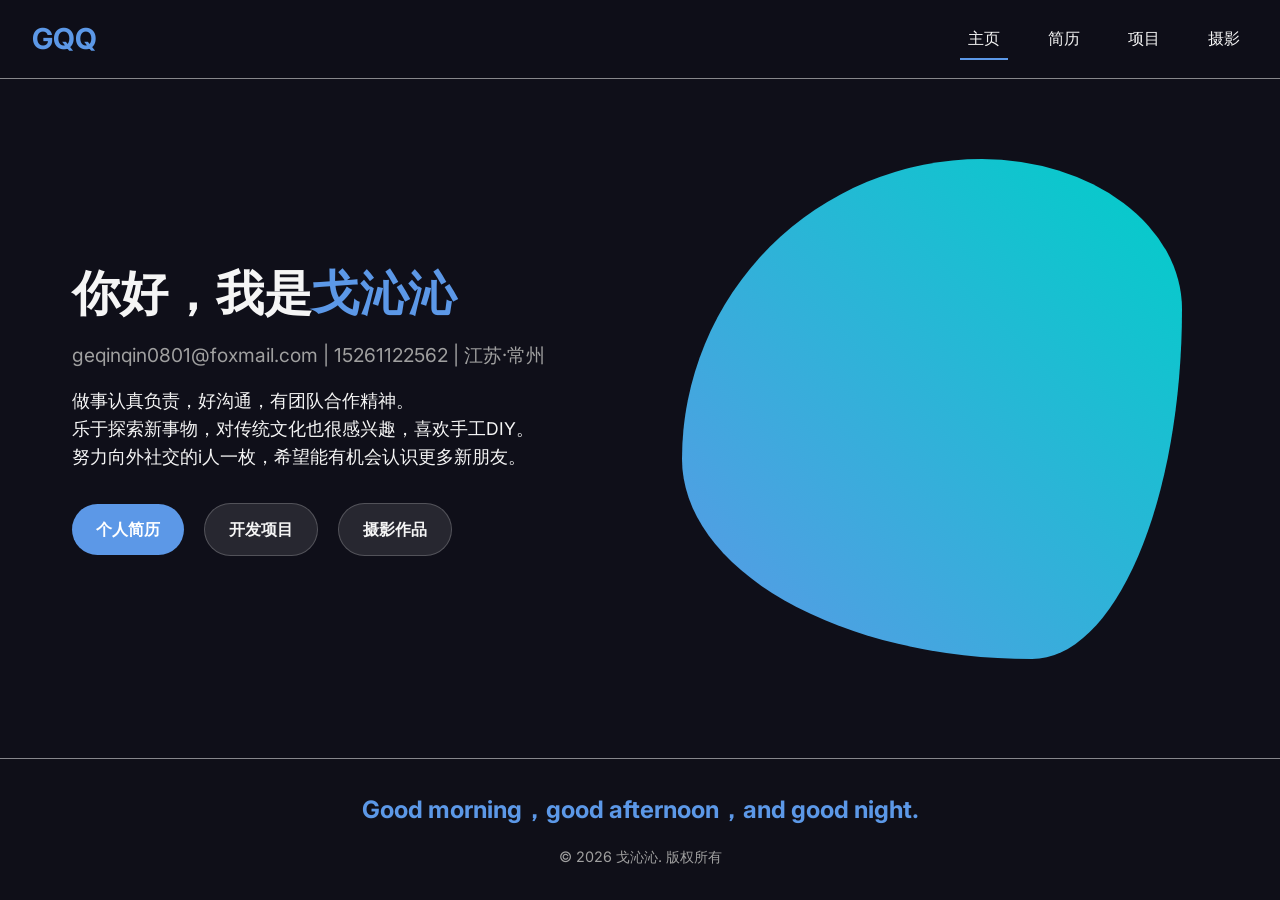
<file: index.html>
<!DOCTYPE html>
<html lang="zh">
<head>
    <meta charset="UTF-8">
    <meta name="viewport" content="width=device-width, initial-scale=1.0">
    <title>个人网站</title>
    <link rel="stylesheet" href="styles.css">
    <!-- 引入字体 -->
    <link rel="preconnect" href="https://fonts.googleapis.com">
    <link rel="preconnect" href="https://fonts.gstatic.com" crossorigin>
    <link href="https://fonts.googleapis.com/css2?family=Inter:wght@300;400;500;600;700&display=swap" rel="stylesheet">
    <!-- 引入动画库 -->
    <link rel="stylesheet" href="https://cdnjs.cloudflare.com/ajax/libs/animate.css/4.1.1/animate.min.css" />
</head>
<body>
    <div class="site-container">
        <!-- 导航菜单 -->
        <nav class="navbar">
            <div class="logo">
                <a href="index.html">GQQ</a>
            </div>
            <div class="nav-links">
                <a href="index.html" class="active">主页</a>
                <a href="resume.html">简历</a>
                <a href="projects.html">项目</a>
                <a href="photography.html">摄影</a>
                <!-- <a href="life.html">生活</a> -->
            </div>
            <div class="menu-toggle">
                <div class="bar"></div>
                <div class="bar"></div>
                <div class="bar"></div>
            </div>
        </nav>

        <!-- 主页内容 -->
        <main>
            <section class="hero">
                <div class="hero-content animate__animated animate__fadeIn">
                    <h1>你好，我是<span class="highlight">戈沁沁</span></h1>
                    <p class="subtitle">geqinqin0801@foxmail.com | 15261122562 | 江苏·常州</p>
                    <p class="description">
                        做事认真负责，好沟通，有团队合作精神。<br>
                        乐于探索新事物，对传统文化也很感兴趣，喜欢手工DIY。<br>
                        努力向外社交的i人一枚，希望能有机会认识更多新朋友。
                    </p>
                    
                    <div class="buttons">
                        <a href="resume.html" class="btn primary">个人简历</a>
                        <a href="projects.html" class="btn secondary">开发项目</a>
                        <a href="photography.html" class="btn secondary">摄影作品</a>
                    </div>
                </div>
                <div class="hero-image animate__animated animate__fadeInRight">
                    <div class="profile-shape"></div>
                </div>
            </section>          
        </main>

        <!-- 页脚 -->
        <footer>
            <div class="footer-content">
                <script src="https://utteranc.es/client.js"
                repo="GQQ0801/introduction"
                issue-term="title"
                label="comment"
                theme="github-dark"
                crossorigin="anonymous"
                async>
                </script>

                <div class="footer-logo">Good morning，good afternoon，and good night.</div>
                
                <div class="copyright">
                    &copy; 2026 戈沁沁. 版权所有
                </div>
            </div>
        </footer>
    </div>

    <script src="script.js"></script>
</body>
</html>
</file>
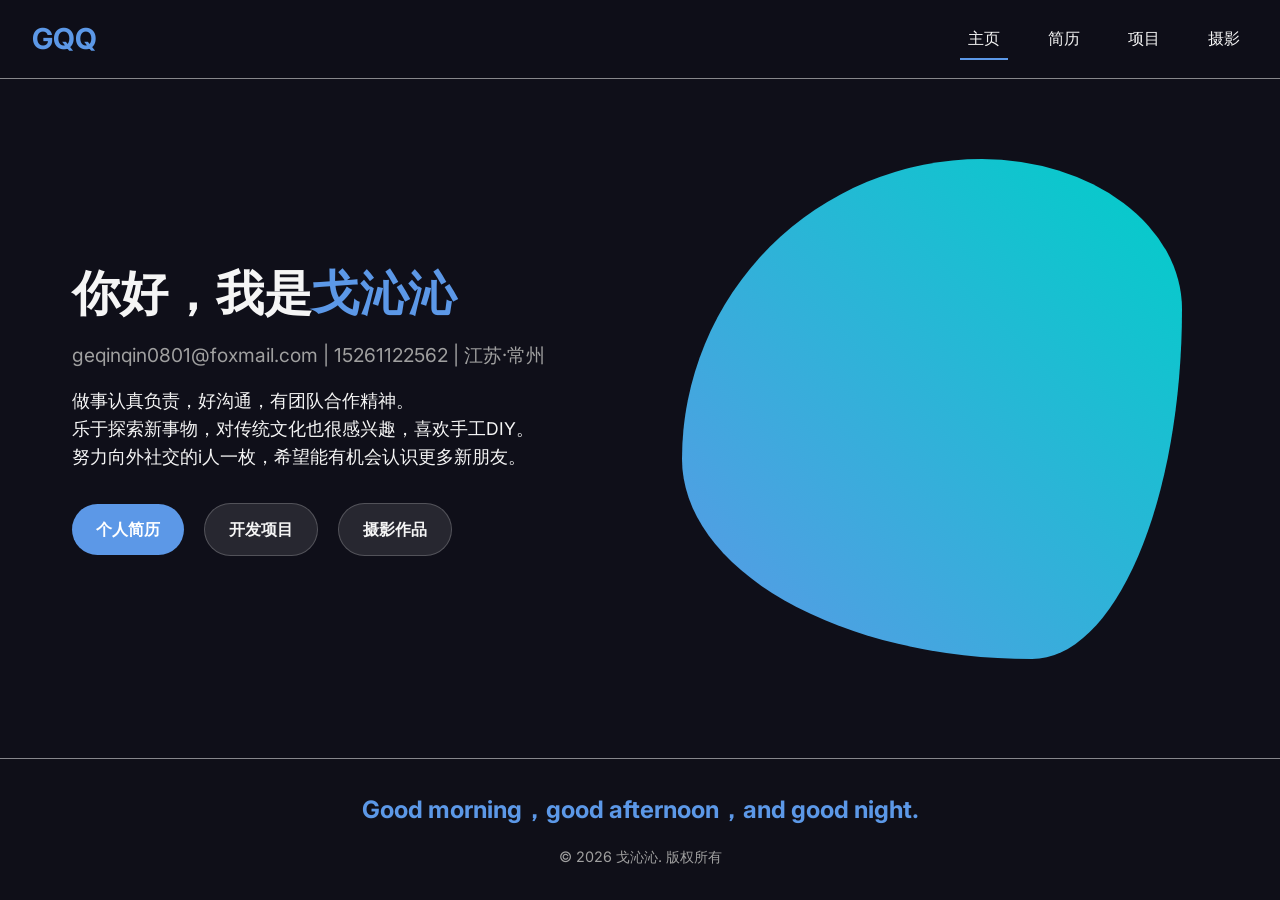
<file: code/index.html>
<!DOCTYPE html>
<html lang="zh">
<head>
    <meta charset="UTF-8">
    <meta name="viewport" content="width=device-width, initial-scale=1.0">
    <title>个人网站</title>
    <link rel="stylesheet" href="styles.css">
    <!-- 引入字体 -->
    <link rel="preconnect" href="https://fonts.googleapis.com">
    <link rel="preconnect" href="https://fonts.gstatic.com" crossorigin>
    <link href="https://fonts.googleapis.com/css2?family=Inter:wght@300;400;500;600;700&display=swap" rel="stylesheet">
    <!-- 引入动画库 -->
    <link rel="stylesheet" href="https://cdnjs.cloudflare.com/ajax/libs/animate.css/4.1.1/animate.min.css" />
</head>
<body>
    <div class="site-container">
        <!-- 导航菜单 -->
        <nav class="navbar">
            <div class="logo">
                <a href="index.html">GQQ</a>
            </div>
            <div class="nav-links">
                <a href="index.html" class="active">主页</a>
                <a href="resume.html">简历</a>
                <a href="projects.html">项目</a>
                <a href="photography.html">摄影</a>
                <!-- <a href="life.html">生活</a> -->
            </div>
            <div class="menu-toggle">
                <div class="bar"></div>
                <div class="bar"></div>
                <div class="bar"></div>
            </div>
        </nav>

        <!-- 主页内容 -->
        <main>
            <section class="hero">
                <div class="hero-content animate__animated animate__fadeIn">
                    <h1>你好，我是<span class="highlight">戈沁沁</span></h1>
                    <p class="subtitle">geqinqin0801@foxmail.com | 15261122562 | 江苏·常州</p>
                    <p class="description">
                        做事认真负责，好沟通，有团队合作精神。<br>
                        乐于探索新事物，对传统文化也很感兴趣，喜欢手工DIY。<br>
                        努力向外社交的i人一枚，希望能有机会认识更多新朋友。
                    </p>
                    
                    <div class="buttons">
                        <a href="resume.html" class="btn primary">个人简历</a>
                        <a href="projects.html" class="btn secondary">开发项目</a>
                        <a href="photography.html" class="btn secondary">摄影作品</a>
                    </div>
                </div>
                <div class="hero-image animate__animated animate__fadeInRight">
                    <div class="profile-shape"></div>
                </div>
            </section>          
        </main>

        <!-- 页脚 -->
        <footer>
            <div class="footer-content">
                <script src="https://utteranc.es/client.js"
                repo="GQQ0801/aboutme"
                issue-term="title"
                label="comment"
                theme="github-dark"
                crossorigin="anonymous"
                async>
                </script>

                <div class="footer-logo">Good morning，good afternoon，and good night.</div>
                
                <div class="copyright">
                    &copy; 2026 戈沁沁. 版权所有
                </div>
            </div>
        </footer>
    </div>

    <script src="script.js"></script>
</body>
</html>
</file>
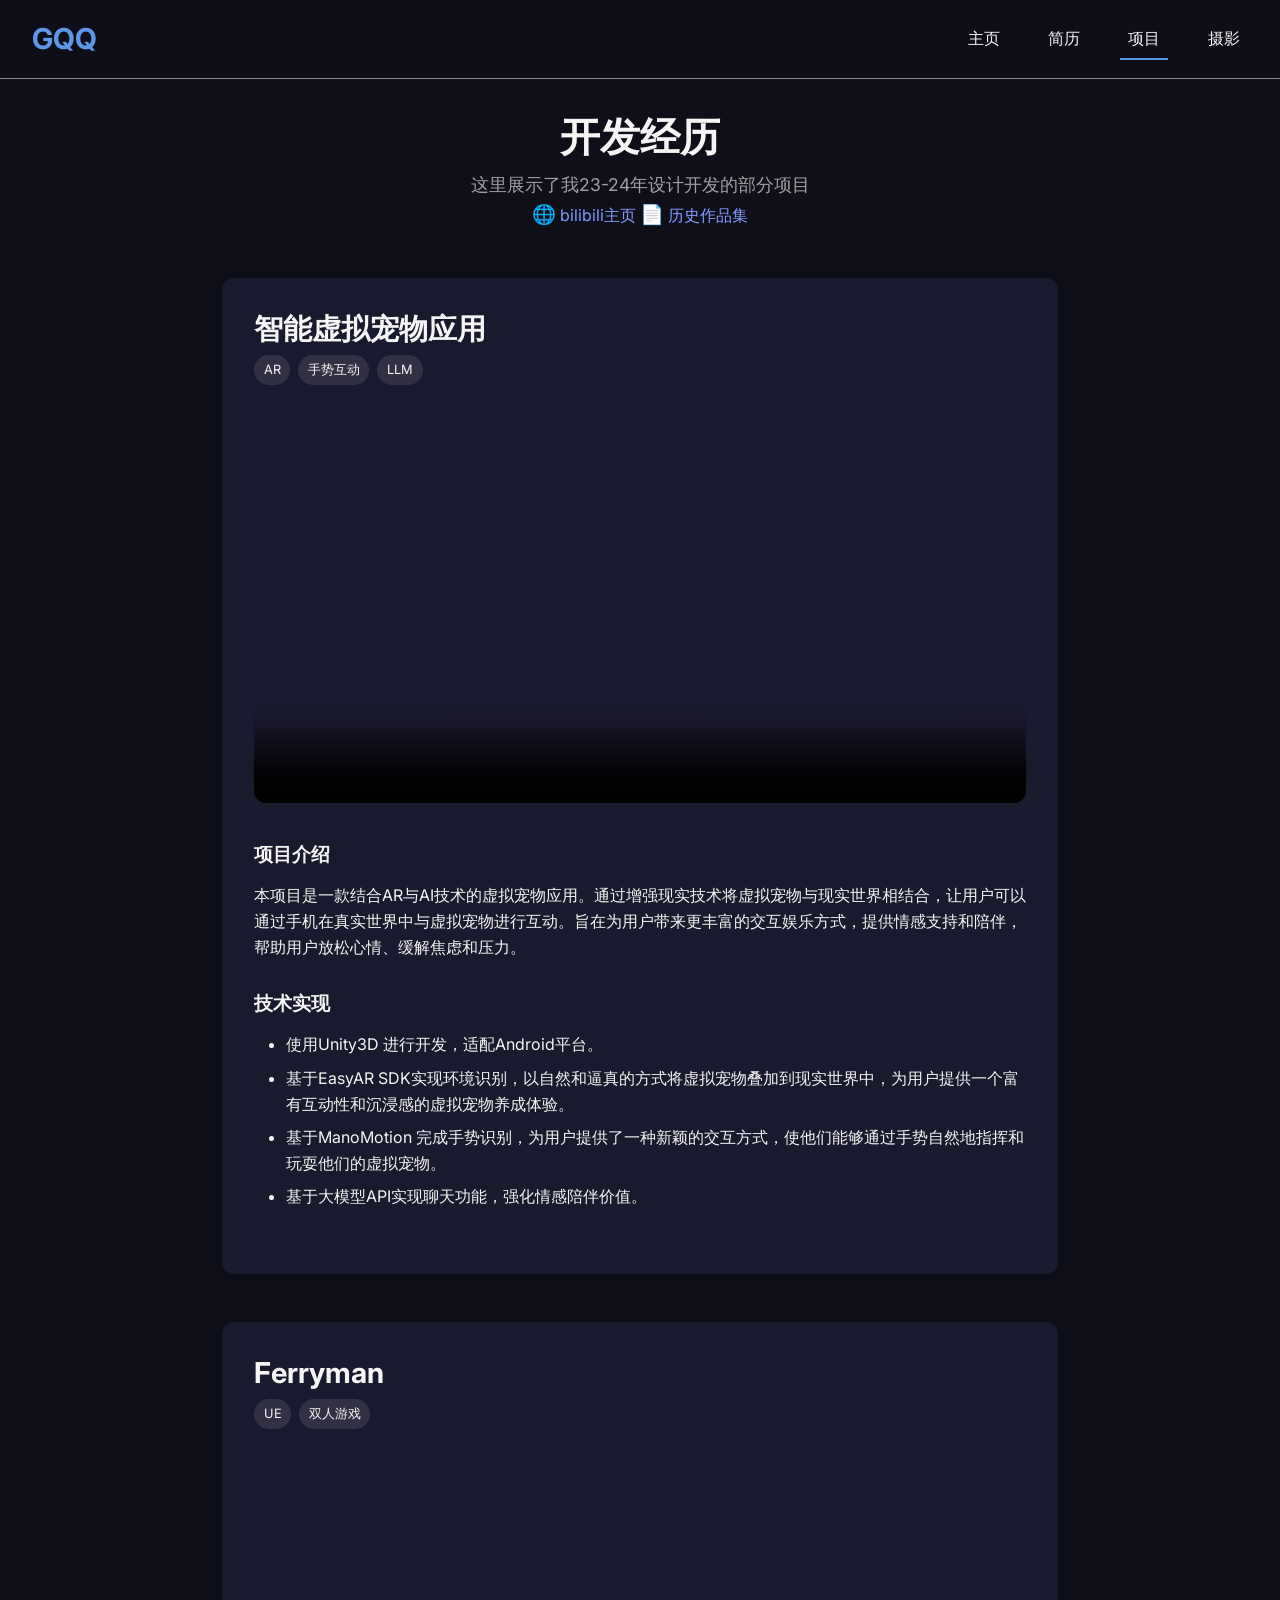
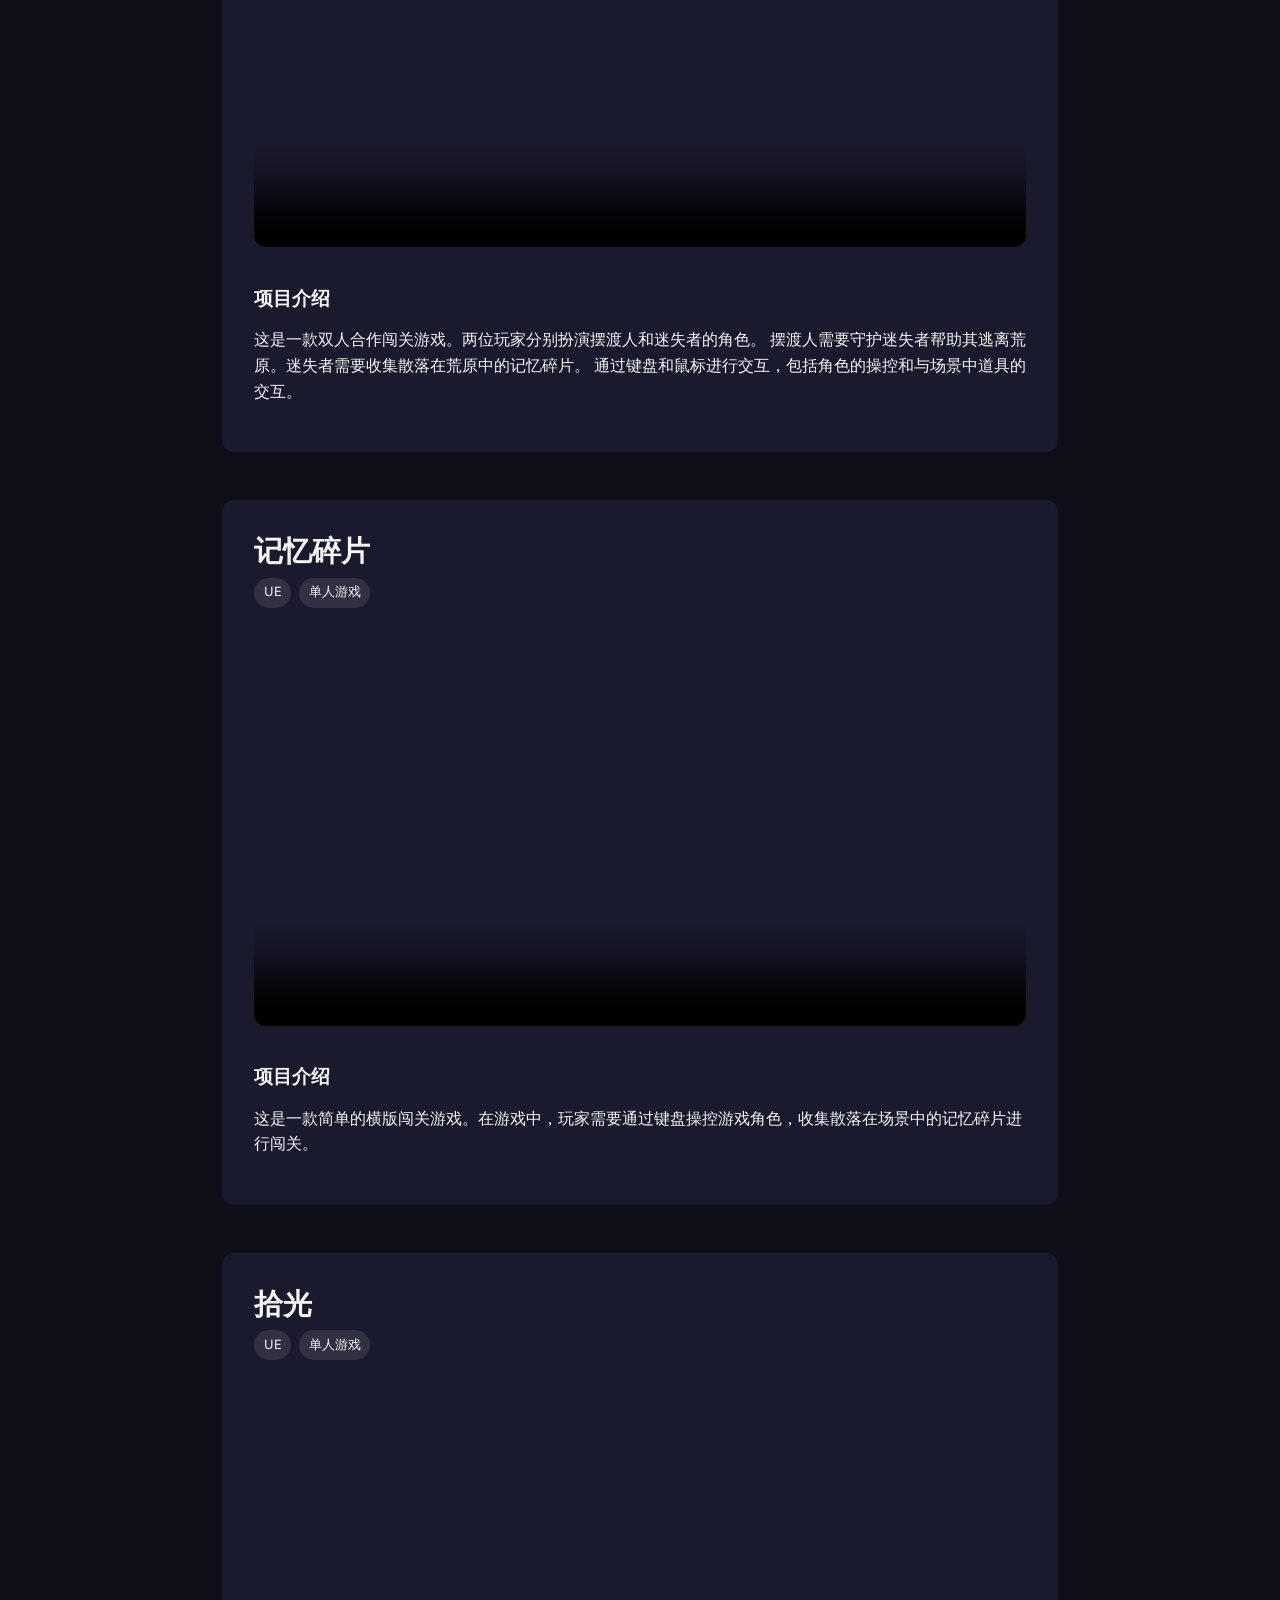
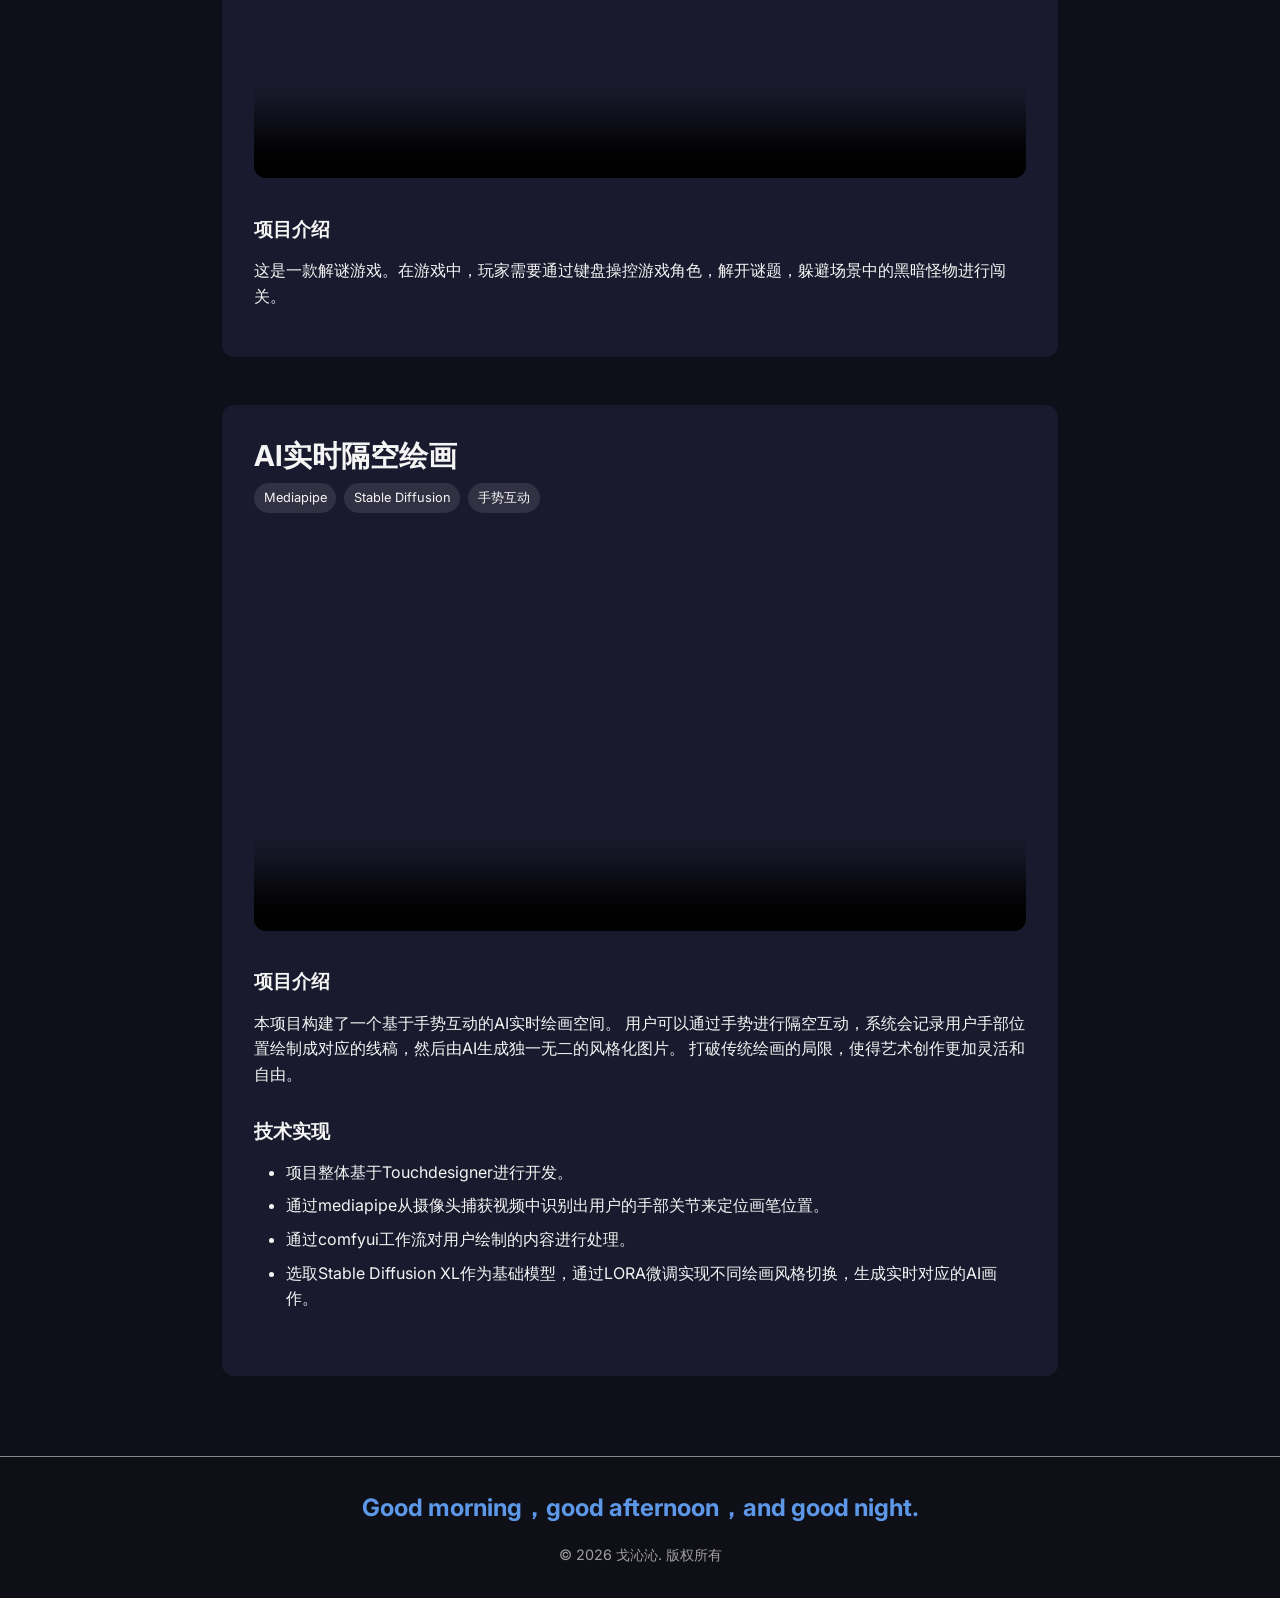
<file: projects.html>
<!DOCTYPE html>
<html lang="zh">
<head>
    <meta charset="UTF-8">
    <meta name="viewport" content="width=device-width, initial-scale=1.0">
    <title>项目</title>
    <link rel="stylesheet" href="styles.css">
    <!-- 引入字体 -->
    <link rel="preconnect" href="https://fonts.googleapis.com">
    <link rel="preconnect" href="https://fonts.gstatic.com" crossorigin>
    <link href="https://fonts.googleapis.com/css2?family=Inter:wght@300;400;500;600;700&display=swap" rel="stylesheet">
    <!-- 引入动画库 -->
    <link rel="stylesheet" href="https://cdnjs.cloudflare.com/ajax/libs/animate.css/4.1.1/animate.min.css" />
</head>

<body>
    <div class="site-container">
        <!-- 导航菜单 -->
        <nav class="navbar">
            <div class="logo">
                <a href="index.html">GQQ</a>
            </div>
            <div class="nav-links">
                <a href="index.html">主页</a>
                <a href="resume.html">简历</a>
                <a href="projects.html" class="active">项目</a>
                <a href="photography.html">摄影</a>
                <!-- <a href="life.html">生活</a> -->
            </div>
            <div class="menu-toggle">
                <div class="bar"></div>
                <div class="bar"></div>
                <div class="bar"></div>
            </div>
        </nav>

        <!-- 项目内容 -->
        <main class="projects-container animate__animated animate__fadeIn">
            <header class="page-header">
                <h1>开发经历</h1>
                <p class="subtitle">这里展示了我23-24年设计开发的部分项目</p>
                <div>

                    <span class="icon">🌐</span>
                    <a href="https://space.bilibili.com/473000526" target="_blank">bilibili主页</a>
                    <span class="icon">📄</span>
                    <a href="assets/pf.pdf">历史作品集</a> 
                    
                </div>
                
                
            </header>

            <section id="project1" class="project-details">
                <div class="project-header">
                    <h2>智能虚拟宠物应⽤</h2>
                    <div class="project-meta">
                        <span class="tag">AR</span>
                        <span class="tag">手势互动</span>
                        <span class="tag">LLM</span>
                    </div>
                </div>

                <div class="project-media">
                    <div class="video-container" >
                        <video poster="https://1326890862.vod-qcloud.com/73294ddevodtranssh1326890862/63999c941397757908120834885/coverBySnapshot_10_0.jpg" class="custom-video"   controls src="https://1326890862.vod-qcloud.com/9c3f6036vodsh1326890862/63999c941397757908120834885/35Lcx10N8WsA.mp4#t=0.001" type="video/mp4">   
                        </video>
                    </div>
                </div>
                
                <div class="project-description">
                    <h3>项目介绍</h3>
                    <p>本项目是一款结合AR与AI技术的虚拟宠物应用。通过增强现实技术将虚拟宠物与现实世界相结合，让用户可以通过手机在真实世界中与虚拟宠物进行互动。旨在为用户带来更丰富的交互娱乐方式，提供情感支持和陪伴，帮助用户放松心情、缓解焦虑和压力。</p>

                    <h3>技术实现</h3>
                    <ul>
                        <li>使用Unity3D 进行开发，适配Android平台。</li>
                        <li>基于EasyAR SDK实现环境识别，以自然和逼真的方式将虚拟宠物叠加到现实世界中，为用户提供一个富有互动性和沉浸感的虚拟宠物养成体验。</li>
                        <li>基于ManoMotion 完成手势识别，为用户提供了一种新颖的交互方式，使他们能够通过手势自然地指挥和玩耍他们的虚拟宠物。</li>
                        <li>基于大模型API实现聊天功能，强化情感陪伴价值。</li>
                    </ul>
                </div>
            </section>

            

            <section id="project3" class="project-details">
                <div class="project-header">
                    <h2>Ferryman</h2>
                    <div class="project-meta">
                        <span class="tag">UE</span>
                        <span class="tag">双人游戏</span>
                    </div>
                </div>
                <div class="project-media">
                    <div class="video-container" >
                        <video poster="https://1326890862.vod-qcloud.com/73294ddevodtranssh1326890862/6d9ee62b1397757908144724404/coverBySnapshot_10_0.jpg" class="custom-video"   controls src="https://1326890862.vod-qcloud.com/9c3f6036vodsh1326890862/6d9ee62b1397757908144724404/tXcni4INtjsA.mp4#t=0.001" type="video/mp4">       
                        </video>
                    </div>
                </div>

                <div class="project-description">
                    <h3>项目介绍</h3>
                    <p>
                        这是一款双人合作闯关游戏。两位玩家分别扮演摆渡人和迷失者的角色。
                        摆渡人需要守护迷失者帮助其逃离荒原。迷失者需要收集散落在荒原中的记忆碎片。
                        通过键盘和鼠标进行交互，包括角色的操控和与场景中道具的交互。
                    </p>
                </div>
            </section>

            <section id="project4" class="project-details">
                <div class="project-header">
                    <h2>记忆碎片</h2>
                    <div class="project-meta">
                        <span class="tag">UE</span>
                        <span class="tag">单人游戏</span>
                    </div>
                </div>

                <div class="project-media">
                    <div class="video-container" >
                        <video poster="https://1326890862.vod-qcloud.com/73294ddevodtranssh1326890862/37a93d911397757908140664807/coverBySnapshot_10_0.jpg" class="custom-video"   controls src="https://1326890862.vod-qcloud.com/9c3f6036vodsh1326890862/37a93d911397757908140664807/AjuqL3GnDrwA.mp4#t=0.001" type="video/mp4">       
                        </video>
                    </div>
                </div>           
                <div class="project-description">
                    <h3>项目介绍</h3>
                    <p>
                        这是一款简单的横版闯关游戏。在游戏中，玩家需要通过键盘操控游戏角色，收集散落在场景中的记忆碎片进行闯关。
                    </p>
                </div>    
            </section>

            <section id="project5" class="project-details">
                <div class="project-header">
                    <h2>拾光</h2>
                    <div class="project-meta">
                        <span class="tag">UE</span>
                        <span class="tag">单人游戏</span>
                    </div>
                </div>
                <div class="project-media">
                    <div class="video-container" >
                        <video poster="https://1326890862.vod-qcloud.com/73294ddevodtranssh1326890862/623b616d1397757908144260951/coverBySnapshot_10_0.jpg" class="custom-video"   controls src="https://1326890862.vod-qcloud.com/9c3f6036vodsh1326890862/623b616d1397757908144260951/vSy6nmydN7QA.mp4#t=0.001" type="video/mp4">       
                        </video>
                    </div>
                </div>
                <div class="project-description">
                    <h3>项目介绍</h3>
                    <p>
                        这是一款解谜游戏。在游戏中，玩家需要通过键盘操控游戏角色，解开谜题，躲避场景中的黑暗怪物进行闯关。
                    </p>
                </div>  

            </section>
            <section id="project2" class="project-details">
                <div class="project-header">
                    <h2>AI实时隔空绘画</h2>
                    <div class="project-meta">
                        <span class="tag">Mediapipe</span>
                        <span class="tag">Stable Diffusion</span>
                        <span class="tag">手势互动</span>
                    </div>
                </div>

                <div class="project-media">
                    <div class="video-container" >
                        <video poster="https://1326890862.vod-qcloud.com/1435d717vodtranscq1326890862/28a547e51397757908133211337/coverBySnapshot_10_0.jpg" class="custom-video"  controls src="https://1326890862.vod-qcloud.com/3d4be96fvodcq1326890862/28a547e51397757908133211337/TL4JR8odEkUA.mp4#t=0.001" type="video/mp4">       
                        </video>
                    </div>
                </div>

                <div class="project-description">
                    <h3>项目介绍</h3>
                    <p>
                        本项目构建了一个基于手势互动的AI实时绘画空间。
                        用户可以通过手势进行隔空互动，系统会记录用户手部位置绘制成对应的线稿，然后由AI生成独一无二的风格化图片。
                        打破传统绘画的局限，使得艺术创作更加灵活和自由。
                    </p>

                    <h3>技术实现</h3>
                    <ul>
                        <li>项目整体基于Touchdesigner进行开发。</li>
                        <li>通过mediapipe从摄像头捕获视频中识别出用户的手部关节来定位画笔位置。</li>
                        <li>通过comfyui工作流对用户绘制的内容进行处理。</li>
                        <li>选取Stable Diffusion XL作为基础模型，通过LORA微调实现不同绘画风格切换，生成实时对应的AI画作。</li>
                    </ul>
                </div>
            </section>
        </main>

        <!-- 页脚 -->
        <footer>
            <div class="footer-content">
                <div class="footer-logo">Good morning，good afternoon，and good night.</div>
                <!-- <div class="footer-links">
                    <a>geqinqin0801@foxmail.com</a>
                    <a href="https://space.bilibili.com/473000526" target="_blank">bilibili个人主页</a>
                </div> -->
                <div class="copyright">
                    &copy; 2026 戈沁沁. 版权所有
                </div>
            </div>
        </footer>
    </div>

    <script src="script.js"></script>
</body>
</html>
</file>
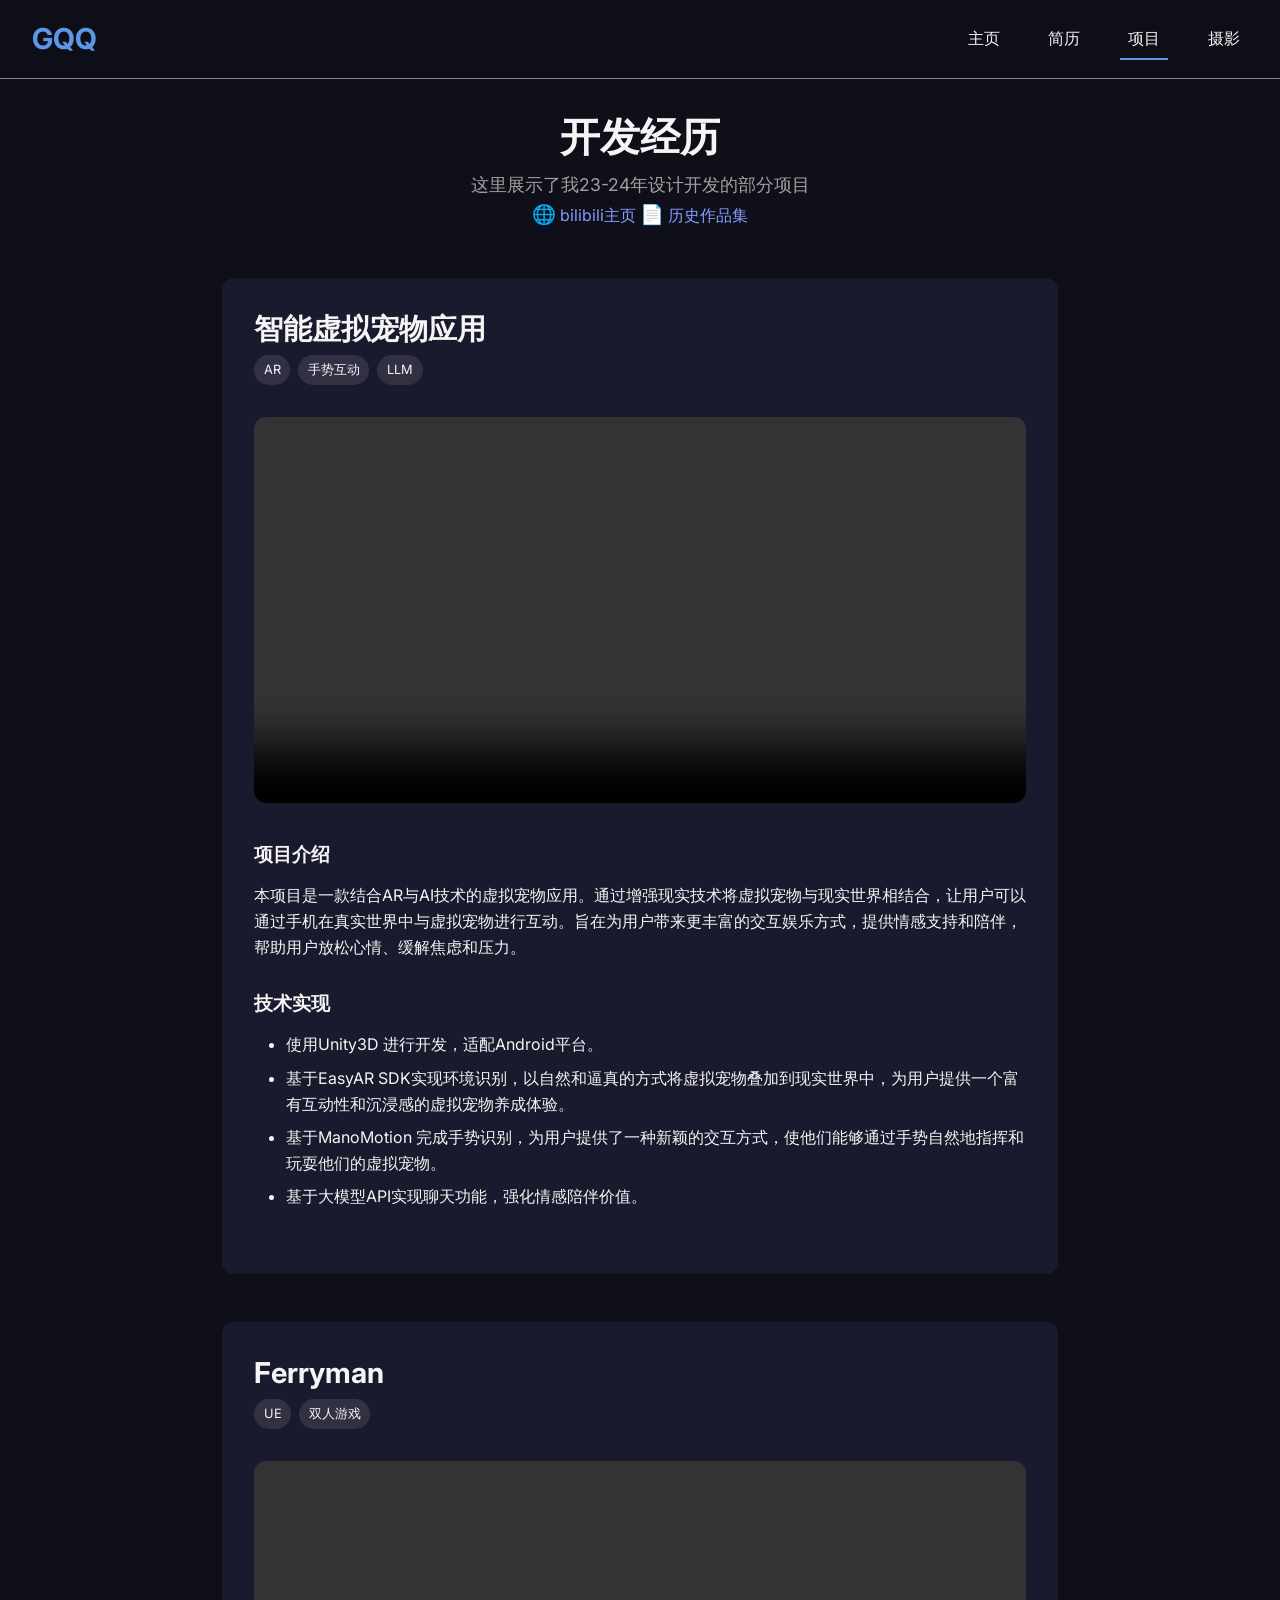
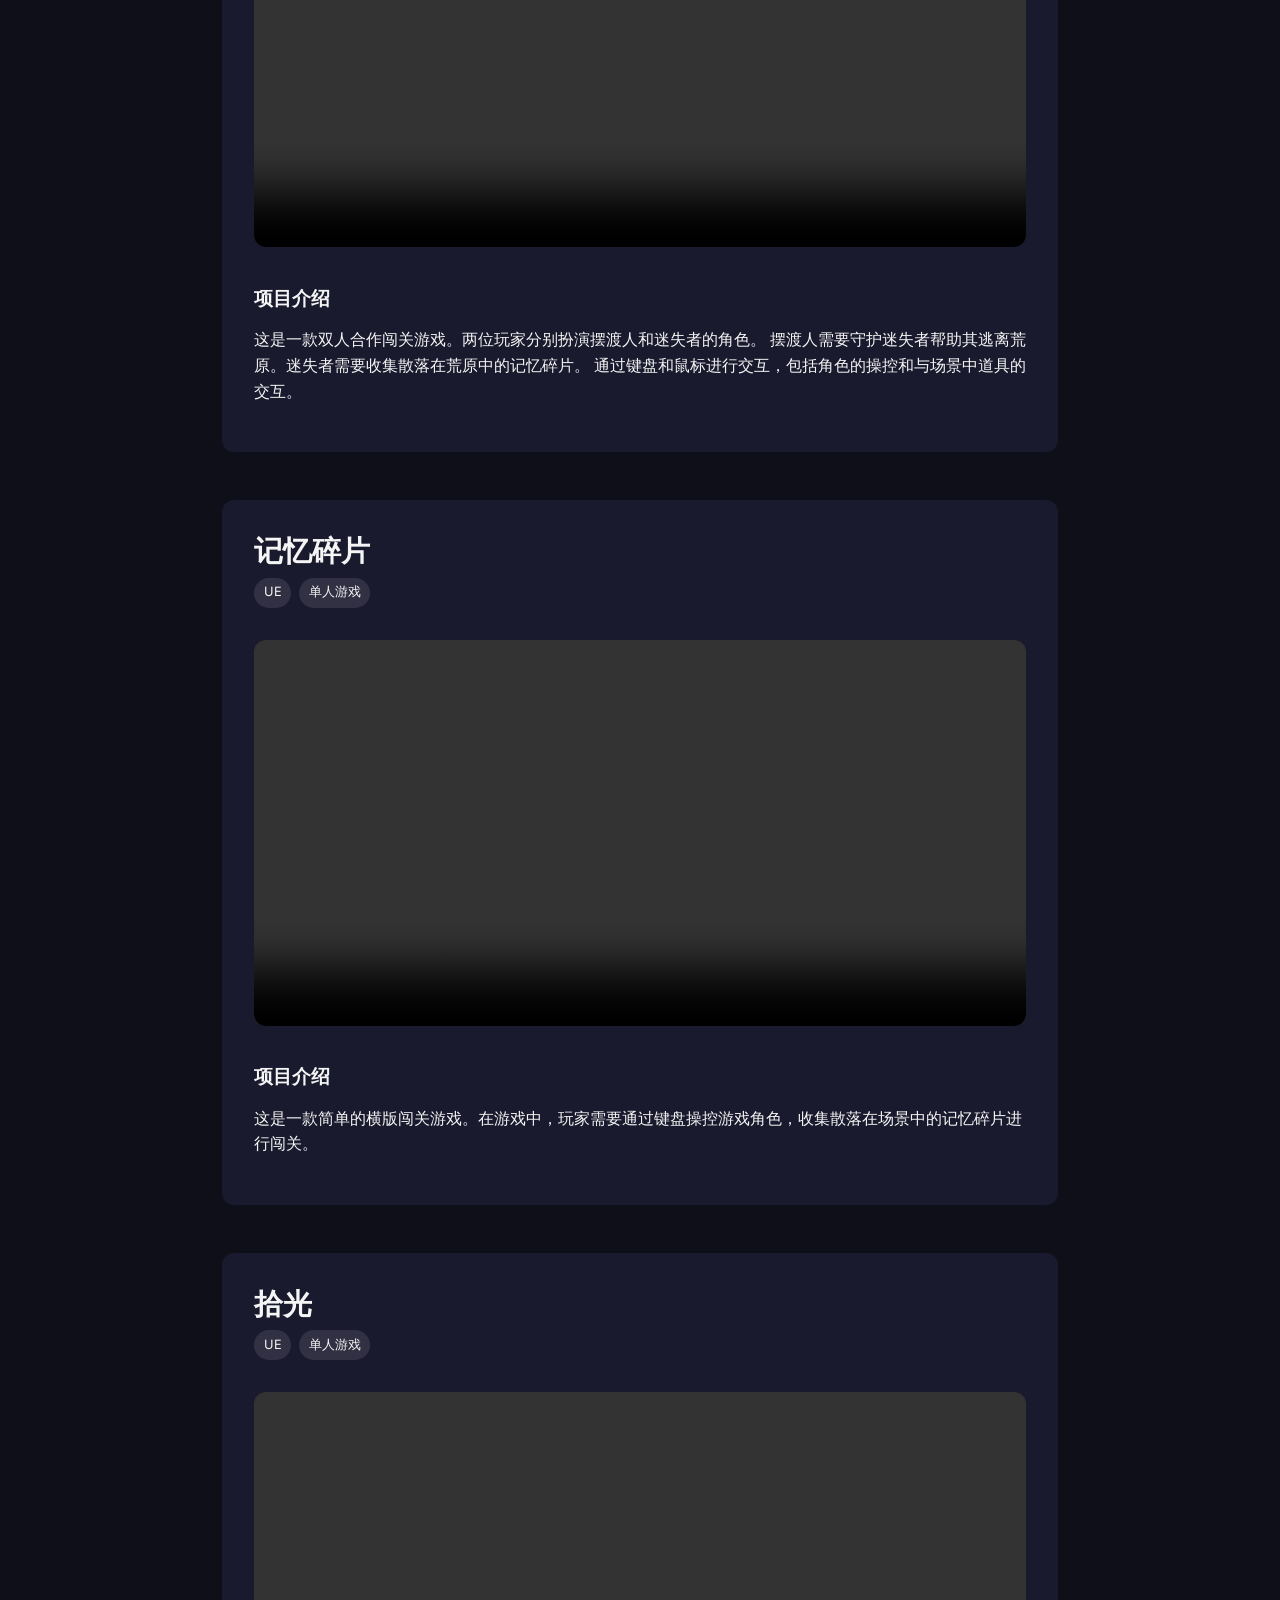
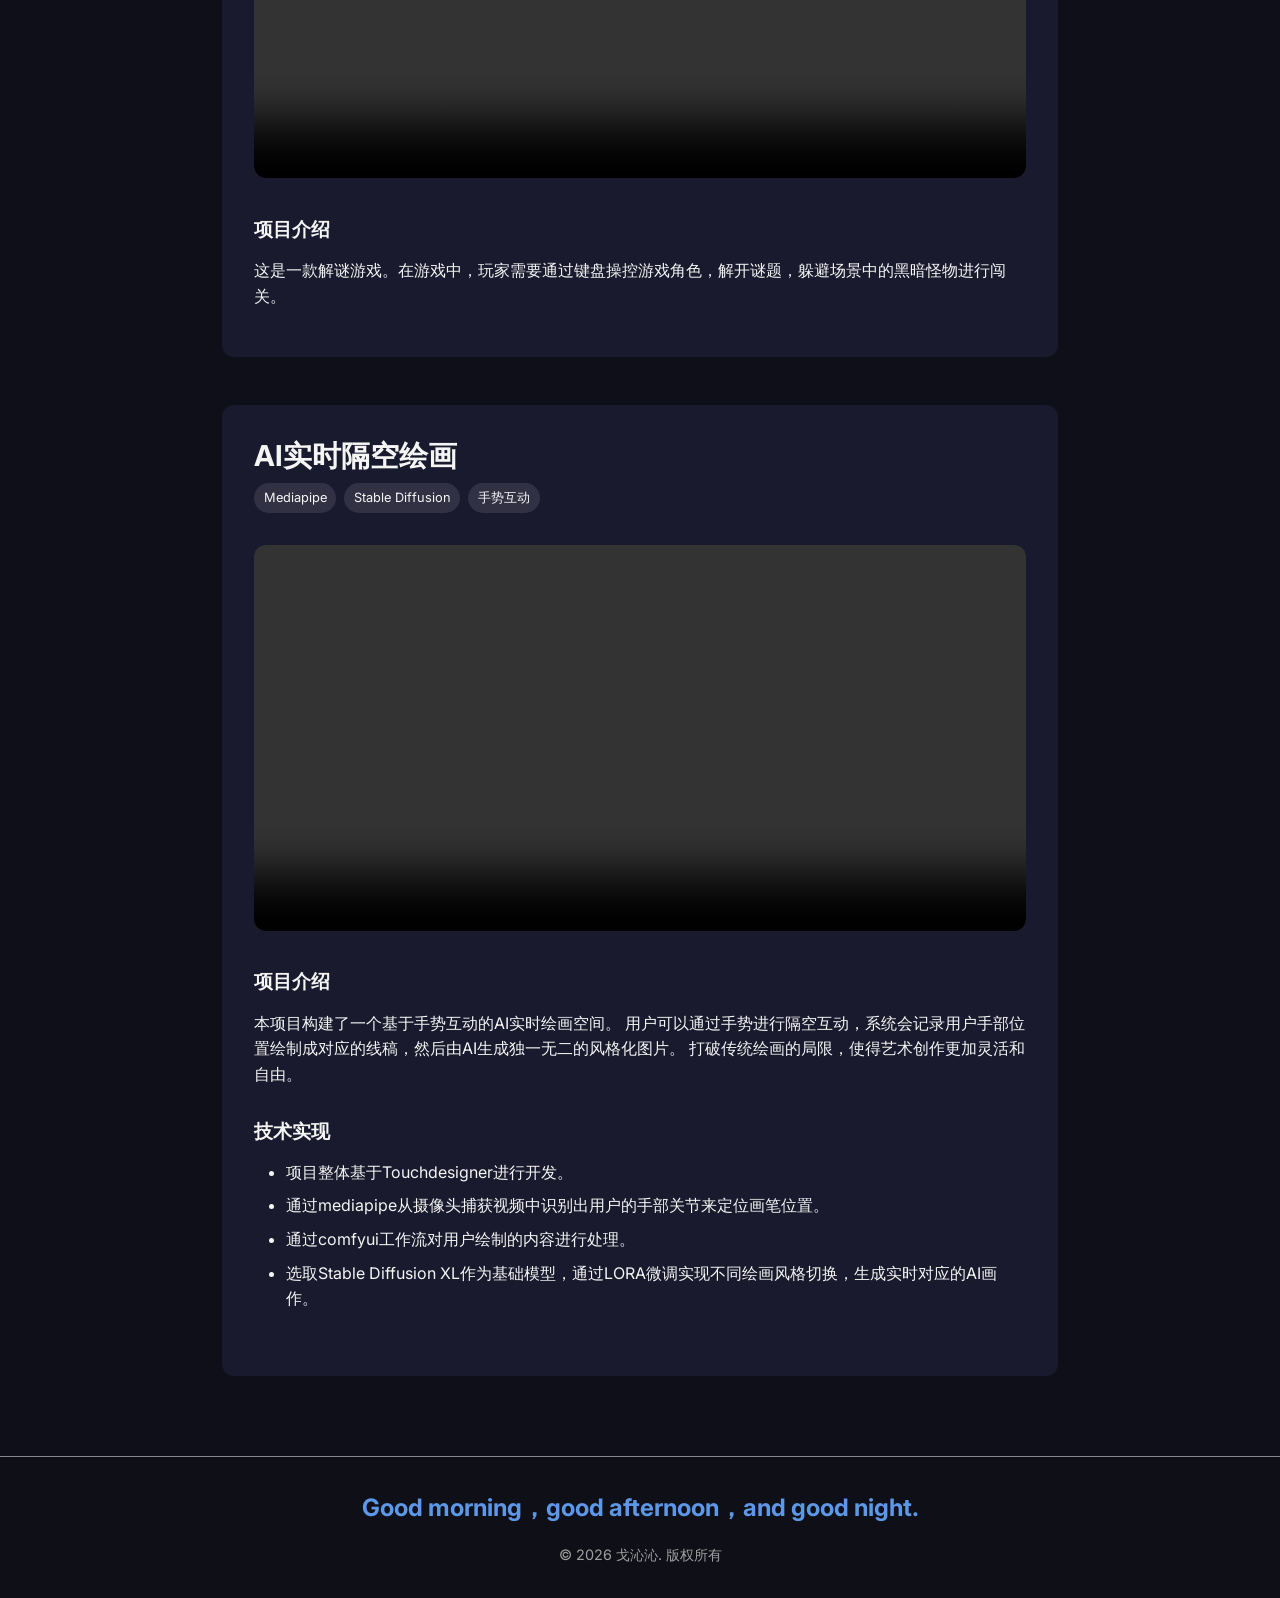
<file: code/projects.html>
<!DOCTYPE html>
<html lang="zh">
<head>
    <meta charset="UTF-8">
    <meta name="viewport" content="width=device-width, initial-scale=1.0">
    <title>项目</title>
    <link rel="stylesheet" href="styles.css">
    <!-- 引入字体 -->
    <link rel="preconnect" href="https://fonts.googleapis.com">
    <link rel="preconnect" href="https://fonts.gstatic.com" crossorigin>
    <link href="https://fonts.googleapis.com/css2?family=Inter:wght@300;400;500;600;700&display=swap" rel="stylesheet">
    <!-- 引入动画库 -->
    <link rel="stylesheet" href="https://cdnjs.cloudflare.com/ajax/libs/animate.css/4.1.1/animate.min.css" />
</head>
<body>
    <div class="site-container">
        <!-- 导航菜单 -->
        <nav class="navbar">
            <div class="logo">
                <a href="index.html">GQQ</a>
            </div>
            <div class="nav-links">
                <a href="index.html">主页</a>
                <a href="resume.html">简历</a>
                <a href="projects.html" class="active">项目</a>
                <a href="photography.html">摄影</a>
                <!-- <a href="life.html">生活</a> -->
            </div>
            <div class="menu-toggle">
                <div class="bar"></div>
                <div class="bar"></div>
                <div class="bar"></div>
            </div>
        </nav>

        <!-- 项目内容 -->
        <main class="projects-container animate__animated animate__fadeIn">
            <header class="page-header">
                <h1>开发经历</h1>
                <p class="subtitle">这里展示了我23-24年设计开发的部分项目</p>
                <div>

                    <span class="icon">🌐</span>
                    <a href="https://space.bilibili.com/473000526" target="_blank">bilibili主页</a>
                    <span class="icon">📄</span>
                    <a href="assets/pf.pdf">历史作品集</a> 
                    
                </div>
                
                
            </header>

            <section id="project1" class="project-details">
                <div class="project-header">
                    <h2>智能虚拟宠物应⽤</h2>
                    <div class="project-meta">
                        <span class="tag">AR</span>
                        <span class="tag">手势互动</span>
                        <span class="tag">LLM</span>
                    </div>
                </div>

                <div class="project-media">
                    <div class="video-container" >
                        <video class="custom-video"   controls src="https://1326890862.vod-qcloud.com/9c3f6036vodsh1326890862/63999c941397757908120834885/35Lcx10N8WsA.mp4" type="video/mp4">   
                        </video>
                    </div>
                </div>
                
                <div class="project-description">
                    <h3>项目介绍</h3>
                    <p>本项目是一款结合AR与AI技术的虚拟宠物应用。通过增强现实技术将虚拟宠物与现实世界相结合，让用户可以通过手机在真实世界中与虚拟宠物进行互动。旨在为用户带来更丰富的交互娱乐方式，提供情感支持和陪伴，帮助用户放松心情、缓解焦虑和压力。</p>

                    <h3>技术实现</h3>
                    <ul>
                        <li>使用Unity3D 进行开发，适配Android平台。</li>
                        <li>基于EasyAR SDK实现环境识别，以自然和逼真的方式将虚拟宠物叠加到现实世界中，为用户提供一个富有互动性和沉浸感的虚拟宠物养成体验。</li>
                        <li>基于ManoMotion 完成手势识别，为用户提供了一种新颖的交互方式，使他们能够通过手势自然地指挥和玩耍他们的虚拟宠物。</li>
                        <li>基于大模型API实现聊天功能，强化情感陪伴价值。</li>
                    </ul>
                </div>
            </section>

            

            <section id="project3" class="project-details">
                <div class="project-header">
                    <h2>Ferryman</h2>
                    <div class="project-meta">
                        <span class="tag">UE</span>
                        <span class="tag">双人游戏</span>
                    </div>
                </div>
                <div class="project-media">
                    <div class="video-container" >
                        <video class="custom-video"   controls src="https://1326890862.vod-qcloud.com/9c3f6036vodsh1326890862/6d9ee62b1397757908144724404/tXcni4INtjsA.mp4" type="video/mp4">       
                        </video>
                    </div>
                </div>

                <div class="project-description">
                    <h3>项目介绍</h3>
                    <p>
                        这是一款双人合作闯关游戏。两位玩家分别扮演摆渡人和迷失者的角色。
                        摆渡人需要守护迷失者帮助其逃离荒原。迷失者需要收集散落在荒原中的记忆碎片。
                        通过键盘和鼠标进行交互，包括角色的操控和与场景中道具的交互。
                    </p>
                </div>
            </section>

            <section id="project4" class="project-details">
                <div class="project-header">
                    <h2>记忆碎片</h2>
                    <div class="project-meta">
                        <span class="tag">UE</span>
                        <span class="tag">单人游戏</span>
                    </div>
                </div>

                <div class="project-media">
                    <div class="video-container" >
                        <video class="custom-video"   controls src="https://1326890862.vod-qcloud.com/9c3f6036vodsh1326890862/37a93d911397757908140664807/AjuqL3GnDrwA.mp4" type="video/mp4">       
                        </video>
                    </div>
                </div>           
                <div class="project-description">
                    <h3>项目介绍</h3>
                    <p>
                        这是一款简单的横版闯关游戏。在游戏中，玩家需要通过键盘操控游戏角色，收集散落在场景中的记忆碎片进行闯关。
                    </p>
                </div>    
            </section>

            <section id="project5" class="project-details">
                <div class="project-header">
                    <h2>拾光</h2>
                    <div class="project-meta">
                        <span class="tag">UE</span>
                        <span class="tag">单人游戏</span>
                    </div>
                </div>
                <div class="project-media">
                    <div class="video-container" >
                        <video class="custom-video"   controls src="https://1326890862.vod-qcloud.com/9c3f6036vodsh1326890862/623b616d1397757908144260951/vSy6nmydN7QA.mp4" type="video/mp4">       
                        </video>
                    </div>
                </div>
                <div class="project-description">
                    <h3>项目介绍</h3>
                    <p>
                        这是一款解谜游戏。在游戏中，玩家需要通过键盘操控游戏角色，解开谜题，躲避场景中的黑暗怪物进行闯关。
                    </p>
                </div>  

            </section>
            <section id="project2" class="project-details">
                <div class="project-header">
                    <h2>AI实时隔空绘画</h2>
                    <div class="project-meta">
                        <span class="tag">Mediapipe</span>
                        <span class="tag">Stable Diffusion</span>
                        <span class="tag">手势互动</span>
                    </div>
                </div>

                <div class="project-media">
                    <div class="video-container" >
                        <video class="custom-video"   controls src="https://1326890862.vod-qcloud.com/3d4be96fvodcq1326890862/28a547e51397757908133211337/TL4JR8odEkUA.mp4" type="video/mp4">       
                        </video>
                    </div>
                </div>

                <div class="project-description">
                    <h3>项目介绍</h3>
                    <p>
                        本项目构建了一个基于手势互动的AI实时绘画空间。
                        用户可以通过手势进行隔空互动，系统会记录用户手部位置绘制成对应的线稿，然后由AI生成独一无二的风格化图片。
                        打破传统绘画的局限，使得艺术创作更加灵活和自由。
                    </p>

                    <h3>技术实现</h3>
                    <ul>
                        <li>项目整体基于Touchdesigner进行开发。</li>
                        <li>通过mediapipe从摄像头捕获视频中识别出用户的手部关节来定位画笔位置。</li>
                        <li>通过comfyui工作流对用户绘制的内容进行处理。</li>
                        <li>选取Stable Diffusion XL作为基础模型，通过LORA微调实现不同绘画风格切换，生成实时对应的AI画作。</li>
                    </ul>
                </div>
            </section>
        </main>

        <!-- 页脚 -->
        <footer>
            <div class="footer-content">
                <div class="footer-logo">Good morning，good afternoon，and good night.</div>
                <!-- <div class="footer-links">
                    <a>geqinqin0801@foxmail.com</a>
                    <a href="https://space.bilibili.com/473000526" target="_blank">bilibili个人主页</a>
                </div> -->
                <div class="copyright">
                    &copy; 2026 戈沁沁. 版权所有
                </div>
            </div>
        </footer>
    </div>

    <script src="script.js"></script>
</body>
</html>
</file>
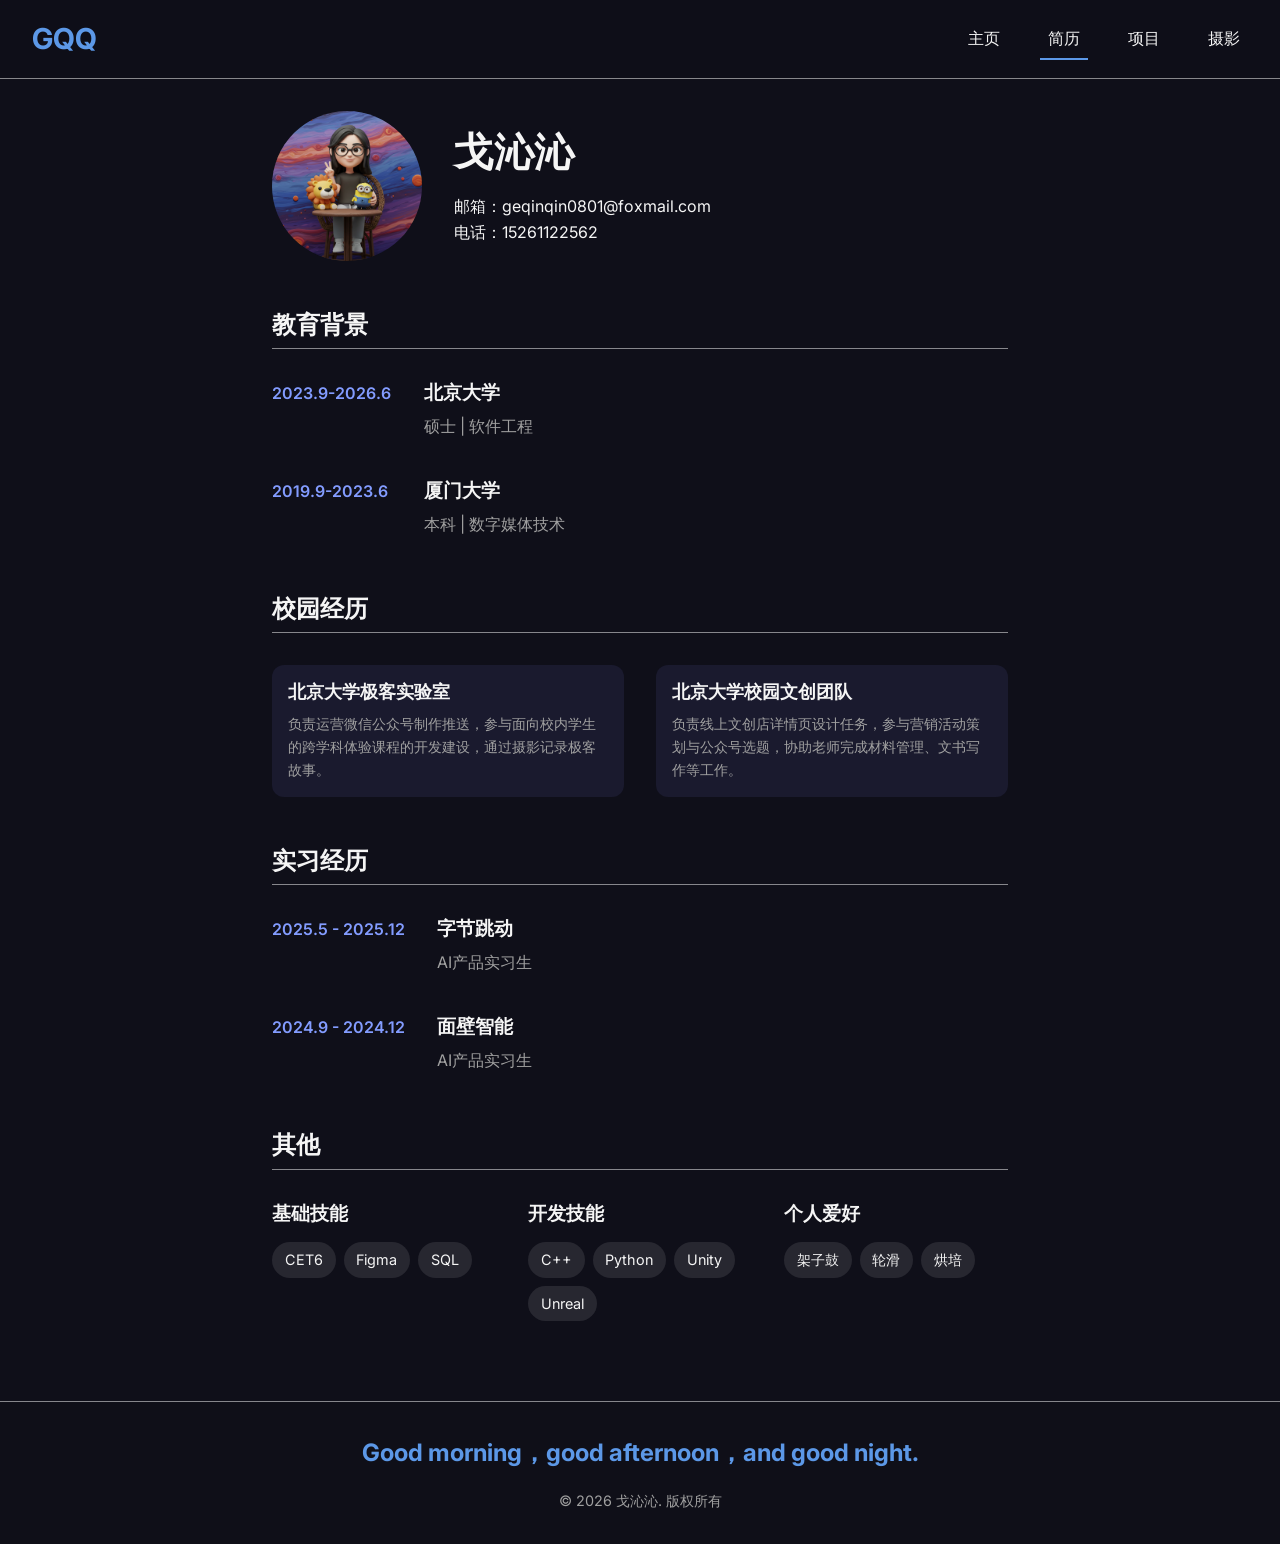
<file: code/resume.html>
<!DOCTYPE html>
<html lang="zh">
<head>
    <meta charset="UTF-8">
    <meta name="viewport" content="width=device-width, initial-scale=1.0">
    <title>简历</title>
    <link rel="stylesheet" href="styles.css">
    <!-- 引入字体 -->
    <link rel="preconnect" href="https://fonts.googleapis.com">
    <link rel="preconnect" href="https://fonts.gstatic.com" crossorigin>
    <link href="https://fonts.googleapis.com/css2?family=Inter:wght@300;400;500;600;700&display=swap" rel="stylesheet">
    <!-- 引入动画库 -->
    <link rel="stylesheet" href="https://cdnjs.cloudflare.com/ajax/libs/animate.css/4.1.1/animate.min.css" />
</head>
<body>
    <div class="site-container">
        <!-- 导航菜单 -->
        <nav class="navbar">
            <div class="logo">
                <a href="index.html">GQQ</a>
            </div>
            <div class="nav-links">
                <a href="index.html">主页</a>
                <a href="resume.html" class="active">简历</a>
                <a href="projects.html">项目</a>
                <a href="photography.html">摄影</a>
                <!-- <a href="life.html">生活</a> -->
            </div>
            <div class="menu-toggle">
                <div class="bar"></div>
                <div class="bar"></div>
                <div class="bar"></div>
            </div>
        </nav>

        <!-- 简历内容 -->
        <main class="resume-container animate__animated animate__fadeIn">
            <section class="resume-header">
                <div class="profile-image">
                    <img src="assets/photo.jpg" alt="戈沁沁" class="profile-image">
                </div>
                <div class="profile-info">
                    <h1>戈沁沁</h1>
                    <!-- <p class="subtitle">2026届</p> -->
                    
                    <div class="contact-info">
                        <div class="contact-item">
                            <span>邮箱：geqinqin0801@foxmail.com</span>
                        </div>
                        
                        <div class="contact-item">
                            <span>电话：15261122562</span>
                        </div>
                    </div>
                    
                    
                </div>
                
            </section>

            <section class="resume-section">
                <h2>教育背景</h2>
                <div class="timeline-item">
                    <div class="timeline-date">2023.9-2026.6</div>
                    
                    <div class="timeline-content">
                        <h3>北京大学</h3>
                        <p>硕士 | 软件工程</p>
                    </div>
                </div>
                <div class="timeline-item">
                    <div class="timeline-date">2019.9-2023.6</div>
                    <div class="timeline-content">
                        <h3>厦门大学</h3>
                        <p>本科 | 数字媒体技术</p>
                    </div>
                </div>
            </section>
            
            <section class="resume-section">
                <h2>校园经历</h2>
                <div class="awards">
                    <div class="award-item">
                        
                        <div class="award-content">
                            <h3>北京大学极客实验室</h3>
                            <p>负责运营微信公众号制作推送，参与面向校内学生的跨学科体验课程的开发建设，通过摄影记录极客故事。</p>
                        </div>
                    </div>
                    <div class="award-item">
                        
                        <div class="award-content">
                            <h3>北京大学校园文创团队</h3>
                            <p>负责线上文创店详情页设计任务，参与营销活动策划与公众号选题，协助老师完成材料管理、文书写作等工作。</p>
                        </div>
                    </div>
                </div>
            </section>
            
            <section class="resume-section">
                <h2>实习经历</h2>
                    <div class="timeline-item">
                        <div class="timeline-date">2025.5 - 2025.12</div>
                        <div class="timeline-content">
                            <h3>字节跳动</h3>
                            <p>AI产品实习生</p>
                        </div>
                    </div>    
                
                <div class="timeline-item">
                        <div class="timeline-date">2024.9 - 2024.12</div>
                        <div class="timeline-content">
                            <h3>面壁智能</h3>
                            <p>AI产品实习生</p>
                         </div>
                    </div>


            </section>

            <section class="resume-section">
                <h2>其他</h2>
                <div class="skills-container">

                    <div class="skill-category">
                        <h3>基础技能</h3>
                        <div class="skill-tags">
                            <span class="skill-tag">CET6</span>
                            <span class="skill-tag">Figma</span>
                            <span class="skill-tag">SQL</span>
                            <!-- <span class="skill-tag">Maya</span> -->
                            <!-- <span class="skill-tag">剪辑</span> -->
                        </div>
                    </div>
                    <div class="skill-category">
                        <h3>开发技能</h3>
                        <div class="skill-tags">
                            <span class="skill-tag">C++</span>
                            <span class="skill-tag">Python</span>
                            <span class="skill-tag">Unity</span>
                            <span class="skill-tag">Unreal</span>
                        </div>
                    </div>
                    <div class="skill-category">
                        <h3>个人爱好</h3>
                        <div class="skill-tags">
                            <span class="skill-tag">架子鼓</span>
                            <!-- <span class="skill-tag">摄影</span> -->
                            <span class="skill-tag">轮滑</span>
                            <span class="skill-tag">烘培</span>
                        </div>
                    </div>
                </div>
            </section>

            
        </main>

        <!-- 页脚 -->
        <footer>
            <div class="footer-content">
                <div class="footer-logo">Good morning，good afternoon，and good night.</div>
                <!-- <div class="footer-links">
                    <a>geqinqin0801@foxmail.com</a>
                    <a href="https://space.bilibili.com/473000526" target="_blank">bilibili个人主页</a>
                </div> -->
                <div class="copyright">
                    &copy; 2026 戈沁沁. 版权所有
                </div>
            </div>
        </footer>
    </div>

    <script src="script.js"></script>
</body>
</html>
</file>
<file: styles.css>
:root {
    /* 主色调 */
    --primary-color: #5c98e7;
    --primary-light: #839cff;
    --secondary-color: #00cec9;
    
    /* 深色主题背景 */
    --bg-dark: #0f0f19;
    --bg-card: #1a1a2e;
    --bg-card-hover: #22223b;
    
    /* 文字颜色 */
    --text-light: #f5f5f5;
    --text-muted: #a0a0a0;
    --text-dark: #2c3e50;
    
    /* 边框和阴影 */
    --border-color: rgba(255, 255, 255, 0.5);
    --shadow-color: rgba(0, 0, 0, 0.4);
    
    /* 间距 */
    --spacing-xs: 0.5rem;
    --spacing-sm: 1rem;
    --spacing-md: 2rem;
    --spacing-lg: 3rem;
    --spacing-xl: 5rem;
    
    /* 其他 */
    --border-radius: 12px;
    --transition-speed: 0.3s;
}

/* 全局样式 */
* {
    margin: 0;
    padding: 0;
    box-sizing: border-box;
}

body {
    font-family: 'Inter', 'PingFang SC', 'Microsoft YaHei', sans-serif;
    line-height: 1.6;
    color: var(--text-light);
    background-color: var(--bg-dark);
    font-size: 16px;
}

h1, h2, h3, h4, h5, h6 {
    font-weight: 700;
    line-height: 1.3;
    margin-bottom: var(--spacing-sm);
}

a {
    color: var(--primary-light);
    text-decoration: none;
    transition: color var(--transition-speed);
}

a:hover {
    color: var(--secondary-color);
}

/* 容器 */
.site-container {
    display: flex;
    flex-direction: column;
    min-height: 100vh;
}

main {
    flex-grow: 1;
    padding: var(--spacing-md) var(--spacing-md);
    max-width: 1200px;
    margin: 0 auto;
    width: 100%;
}

/* 导航栏 */
.navbar {
    display: flex;
    justify-content: space-between;
    align-items: center;
    padding: var(--spacing-sm) var(--spacing-md);
    background-color: rgba(15, 15, 25, 0.95);
    backdrop-filter: blur(10px);
    position: sticky;
    top: 0;
    z-index: 1000;
    border-bottom: 1px solid var(--border-color);
}

.logo a {
    font-size: 1.8rem;
    font-weight: 700;
    color: var(--primary-color);
}

.nav-links {
    display: flex;
    gap: var(--spacing-md);
}

.nav-links a {
    color: var(--text-light);
    font-weight: 500;
    padding: 0.5rem;
    position: relative;
}

.nav-links a::after {
    content: '';
    position: absolute;
    bottom: 0;
    left: 0;
    width: 0;
    height: 2px;
    background-color: var(--primary-color);
    transition: width var(--transition-speed);
}

.nav-links a:hover::after,
.nav-links a.active::after {
    width: 100%;
}

.menu-toggle {
    display: none;
    flex-direction: column;
    cursor: pointer;
}

.bar {
    width: 25px;
    height: 3px;
    background-color: var(--text-light);
    margin: 3px 0;
    transition: all var(--transition-speed);
}

/* 按钮样式 */
.btn {
    display: inline-block;
    padding: 0.8rem 1.5rem;
    border-radius: 30px;
    font-weight: 600;
    transition: all var(--transition-speed);
    text-align: center;
    cursor: pointer;
    margin-right: var(--spacing-sm);
}

.primary {
    background-color: var(--primary-color);
    color: white;
}

.primary:hover {
    background-color: var(--primary-light);
    color: white;
    transform: translateY(-3px);
    box-shadow: 0 6px 12px rgba(108, 92, 231, 0.3);
}

.secondary {
    background-color: rgba(255, 255, 255, 0.1);
    color: var(--text-light);
    border: 1px solid rgba(255, 255, 255, 0.2);
}

.secondary:hover {
    background-color: rgba(255, 255, 255, 0.15);
    color: var(--text-light);
    transform: translateY(-3px);
    box-shadow: 0 6px 12px rgba(0, 0, 0, 0.1);
}

.buttons {
    margin-top: var(--spacing-md);
}

/* 页脚 */
footer {
    background-color: rgba(15, 15, 25, 0.95);
    border-top: 1px solid var(--border-color);
    padding: var(--spacing-md) 0;
    text-align: center;
}

.footer-content {
    max-width: 1200px;
    margin: 0 auto;
    padding: 0 var(--spacing-md);
}

.footer-logo {
    font-size: 1.5rem;
    font-weight: 700;
    color: var(--primary-color);
    margin-bottom: var(--spacing-sm);
}

.footer-links {
    display: flex;
    justify-content: center;
    gap: var(--spacing-md);
    margin-bottom: var(--spacing-sm);
}

.copyright {
    color: var(--text-muted);
    font-size: 0.9rem;
}

/* 主页样式 */
.hero {
    display: flex;
    align-items: center;
    gap: var(--spacing-md);
    padding: var(--spacing-lg) 0;
}

.hero-content {
    flex: 1;
}

.hero-content h1 {
    font-size: 3rem;
    margin-bottom: var(--spacing-sm);
}

.hero-content .highlight {
    color: var(--primary-color);
}

.hero-content .subtitle {
    font-size: 1.2rem;
    color: var(--text-muted);
    margin-bottom: var(--spacing-sm);
}

.hero-content .description {
    font-size: 1.1rem;
    margin-bottom: var(--spacing-md);
}

.hero-image {
    flex: 1;
    display: flex;
    justify-content: center;
    align-items: center;
}

.profile-shape {
    width: 500px;
    height: 500px;
    background: linear-gradient(45deg, var(--primary-color), var(--secondary-color));
    border-radius: 60% 40% 30% 70% / 60% 30% 70% 40%;
    animation: morph 8s ease-in-out infinite;
}

@keyframes morph {
    0% {
        border-radius: 60% 40% 30% 70% / 60% 30% 70% 40%;
    }
    50% {
        border-radius: 30% 60% 70% 40% / 50% 60% 30% 60%;
    }
    100% {
        border-radius: 60% 40% 30% 70% / 60% 30% 70% 40%;
    }
}

.featured-projects, .photography-preview {
    padding: var(--spacing-lg) 0;
}

.featured-projects h2, .photography-preview h2 {
    text-align: center;
    margin-bottom: var(--spacing-md);
    font-size: 2rem;
}

.projects-grid {
    display: grid;
    grid-template-columns: repeat(auto-fit, minmax(300px, 1fr));
    gap: var(--spacing-md);
    margin-bottom: var(--spacing-md);
}

.project-card {
    background-color: var(--bg-card);
    border-radius: var(--border-radius);
    overflow: hidden;
    transition: transform var(--transition-speed), box-shadow var(--transition-speed);
}

.project-card:hover {
    transform: translateY(-10px);
    box-shadow: 0 10px 20px var(--shadow-color);
}

.project-image {
    height: 200px;
    background-size: cover;
    background-position: center;
}

.project-info {
    padding: var(--spacing-sm);
}

.project-info h3 {
    margin-bottom: var(--spacing-xs);
}

.project-info p {
    color: var(--text-muted);
    margin-bottom: var(--spacing-sm);
}

.read-more {
    display: inline-block;
    margin-top: var(--spacing-xs);
    font-weight: 500;
}

.gallery {
    display: grid;
    grid-template-columns: repeat(auto-fit, minmax(250px, 1fr));
    gap: 1rem;
    margin-bottom: var(--spacing-md);
}

.gallery-item {
    height: 200px;
    background-size: cover;
    background-position: center;
    border-radius: var(--border-radius);
    transition: transform var(--transition-speed);
    cursor: pointer;
}


.gallery-item:hover {
    transform: scale(1.03);
}

.center {
    text-align: center;
}

/* 简历页面样式 */
.resume-container {
    max-width: 800px;
    margin: 0 auto;
}

.resume-header {
    display: flex;
    align-items: center;
    gap: var(--spacing-md);
    margin-bottom: var(--spacing-lg);
}

.profile-image {
    flex-shrink: 0;
    width: 150px;
    height: 150px;
    border-radius: 50%;
}

.profile-placeholder {
    width: 150px;
    height: 150px;
    background: linear-gradient(45deg, var(--primary-color), var(--secondary-color));
    border-radius: 50%;
}

.profile-info h1 {
    font-size: 2.5rem;
    margin-bottom: var(--spacing-xs);
}

.profile-info .subtitle {
    font-size: 1.1rem;
    color: var(--text-muted);
    margin-bottom: var(--spacing-sm);
}

.contact-info {
    /* display: flex; */
    flex-wrap: wrap;
    gap: var(--spacing-sm);
    margin-top: var(--spacing-sm);
}

.contact-item {
    display: flex;
    align-items: center;
    gap: 0.5rem;
}

.icon {
    font-size: 1.2rem;
}

.resume-section {
    margin-bottom: var(--spacing-lg);
}

.resume-section h2 {
    border-bottom: 1px solid var(--border-color);
    padding-bottom: var(--spacing-xs);
    margin-bottom: var(--spacing-md);
}

.timeline {
    position: relative;
}

.timeline::before {
    content: '';
    position: absolute;
    left: 10px;
    top: 0;
    height: 100%;
    width: 2px;
    background-color: var(--primary-light);
}

.timeline-item {
    display: flex;
    margin-bottom: var(--spacing-md);
    position: relative;
}

.timeline-dot {
    width: 20px;
    height: 20px;
    background-color: var(--primary-color);
    border-radius: 50%;
    margin-right: var(--spacing-md);
    position: relative;
    z-index: 1;
}

.timeline-date {
    min-width: 120px;
    font-weight: 600;
    color: var(--primary-light);
}

.timeline-content {
    flex: 1;
}

.timeline-content h3 {
    margin-bottom: var(--spacing-xs);
    padding-left: var(--spacing-md);
}

.timeline-content p {
    color: var(--text-muted);
    margin-bottom: var(--spacing-xs);
    padding-left: var(--spacing-md);
}

.timeline-content ul {
    margin-top: var(--spacing-sm);
    padding-left: var(--spacing-md);
}

.timeline-content li {
    margin-bottom: var(--spacing-xs);
}

.skills-container {
    display: grid;
    grid-template-columns: repeat(auto-fit, minmax(200px, 1fr));
    gap: var(--spacing-md);
}

.skill-category h3 {
    margin-bottom: var(--spacing-sm);
}

.skill-tags {
    display: flex;
    flex-wrap: wrap;
    gap: 0.5rem;
}

.skill-tag {
    background-color: rgba(255, 255, 255, 0.1);
    padding: 0.4rem 0.8rem;
    border-radius: 20px;
    font-size: 0.9rem;
}

.awards {
    display: grid;
    grid-template-columns: repeat(auto-fit, minmax(250px, 1fr));
    gap: var(--spacing-md);
}

.award-item {
    background-color: var(--bg-card);
    border-radius: var(--border-radius);
    padding: var(--spacing-sm);
    display: flex;
    align-items: flex-start;
}

.award-year {
    font-weight: 700;
    color: var(--primary-color);
    margin-right: var(--spacing-sm);
    min-width: 60px;
}

.award-content h3 {
    font-size: 1.1rem;
    margin-bottom: var(--spacing-xs);
}

.award-content p {
    color: var(--text-muted);
    font-size: 0.9rem;
}

/* 项目页面样式 */
.projects-container {
    max-width: 900px;
    margin: 0 auto;
}

.page-header {
    text-align: center;
    margin-bottom: var(--spacing-lg);
}

.page-header h1 {
    font-size: 2.5rem;
    margin-bottom: var(--spacing-xs);
}

.page-header .subtitle {
    color: var(--text-muted);
    font-size: 1.1rem;
}

.project-details {
    background-color: var(--bg-card);
    border-radius: var(--border-radius);
    padding: var(--spacing-md);
    margin-bottom: var(--spacing-lg);
}

.project-header {
    margin-bottom: var(--spacing-md);
}

.project-header h2 {
    font-size: 1.8rem;
    margin-bottom: var(--spacing-xs);
}

.project-meta {
    display: flex;
    flex-wrap: wrap;
    gap: 0.5rem;
}

.tag {
    background-color: rgba(255, 255, 255, 0.1);
    padding: 0.3rem 0.6rem;
    border-radius: 15px;
    font-size: 0.8rem;
}

.project-media {
    margin-bottom: var(--spacing-md);
}

.video-container {
    position: relative;
    width: 100%;
    height: auto;
}
.custom-video {
    
    width: 100%;
    height: auto;
    object-fit: contain;
    border-radius: var(--border-radius);
    cursor: pointer;
}

.video-placeholder {
    position: absolute;
    top: 0;
    left: 0;
    width: 100%;
    height: 100%;
    background-color: var(--bg-dark);
    display: flex;
    flex-direction: column;
    justify-content: center;
    align-items: center;
    cursor: pointer;
}

.play-button {
    width: 60px;
    height: 60px;
    background-color: var(--primary-color);
    border-radius: 50%;
    display: flex;
    justify-content: center;
    align-items: center;
    margin-bottom: var(--spacing-sm);
    position: relative;
    cursor: pointer;
}

.play-button::after {
    content: '';
    width: 0;
    height: 0;
    border-top: 15px solid transparent;
    border-bottom: 15px solid transparent;
    border-left: 20px solid white;
    margin-left: 5px;
}

.project-description h3 {
    margin-top: var(--spacing-md);
    margin-bottom: var(--spacing-sm);
}

.project-description p {
    margin-bottom: var(--spacing-sm);
}

.project-description ul {
    margin-bottom: var(--spacing-md);
    padding-left: var(--spacing-md);
}

.project-description li {
    margin-bottom: var(--spacing-xs);
}

.project-links {
    margin-top: var(--spacing-md);
}

/* 摄影页面样式 */
.photography-container {
    max-width: 1200px;
    margin: 0 auto;
}

.gallery-filters {
    display: flex;
    justify-content: center;
    flex-wrap: wrap;
    gap: var(--spacing-sm);
    margin-bottom: var(--spacing-md);
}

.filter-btn {
    background-color: transparent;
    border: 1px solid var(--border-color);
    color: var(--text-light);
    padding: 0.5rem 1rem;
    border-radius: 20px;
    cursor: pointer;
    transition: all var(--transition-speed);
}

.filter-btn:hover, .filter-btn.active {
    background-color: var(--primary-color);
    border-color: var(--primary-color);
}

.photo-gallery {
    display: grid;
    grid-template-columns: repeat(auto-fill, minmax(300px, 1fr));
    gap: var(--spacing-md);
    margin-bottom: var(--spacing-lg);
}

.gallery-item {
    position: relative;
    border-radius: var(--border-radius);
    overflow: hidden;
    aspect-ratio: 1 / 1;
}

.gallery-image {
    width: 100%;
    height: 100%;
    background-size: cover;
    background-position: center;
    transition: transform var(--transition-speed);
}

.gallery-item:hover .gallery-image {
    transform: scale(1.05);
}

.gallery-caption {
    position: absolute;
    bottom: 0;
    left: 0;
    right: 0;
    padding: var(--spacing-sm);
    background: linear-gradient(to top, rgba(0, 0, 0, 0.8), transparent);
    opacity: 0;
    transition: opacity var(--transition-speed);
}

.gallery-item:hover .gallery-caption {
    opacity: 1;
}

.gallery-caption h3 {
    margin-bottom: 0.2rem;
}

.gallery-caption p {
    font-size: 0.9rem;
    color: var(--text-muted);
}

.photography-about {
    background-color: var(--bg-card);
    border-radius: var(--border-radius);
    padding: var(--spacing-md);
    margin-top: var(--spacing-lg);
}

.photography-about h2 {
    margin-bottom: var(--spacing-sm);
}

.photography-about p {
    margin-bottom: var(--spacing-sm);
}

/* 生活页面样式 */
.life-container {
    max-width: 1000px;
    margin: 0 auto;
}

.life-categories {
    display: flex;
    justify-content: center;
    flex-wrap: wrap;
    gap: var(--spacing-sm);
    margin-bottom: var(--spacing-md);
}

.category-btn {
    background-color: transparent;
    border: 1px solid var(--border-color);
    color: var(--text-light);
    padding: 0.5rem 1rem;
    border-radius: 20px;
    cursor: pointer;
    transition: all var(--transition-speed);
}

.category-btn:hover, .category-btn.active {
    background-color: var(--primary-color);
    border-color: var(--primary-color);
}

.life-posts {
    display: grid;
    grid-template-columns: repeat(auto-fit, minmax(300px, 1fr));
    gap: var(--spacing-md);
    margin-bottom: var(--spacing-lg);
}

.post-card {
    background-color: var(--bg-card);
    border-radius: var(--border-radius);
    overflow: hidden;
    transition: transform var(--transition-speed);
}

.post-card:hover {
    transform: translateY(-5px);
}

.post-image {
    height: 200px;
    background-size: cover;
    background-position: center;
}

.post-content {
    padding: var(--spacing-sm);
}

.full-width {
    grid-column: 1 / -1;
}

.post-date {
    font-size: 0.9rem;
    color: var(--text-muted);
    margin-bottom: var(--spacing-xs);
}

.post-title {
    font-size: 1.3rem;
    margin-bottom: var(--spacing-xs);
}

.post-excerpt {
    color: var(--text-muted);
    margin-bottom: var(--spacing-sm);
}

.video-sharing {
    margin-top: var(--spacing-lg);
}

.video-sharing h2 {
    text-align: center;
    margin-bottom: var(--spacing-xs);
}

.video-sharing .subtitle {
    text-align: center;
    color: var(--text-muted);
    margin-bottom: var(--spacing-md);
}

.video-grid {
    display: grid;
    grid-template-columns: repeat(auto-fit, minmax(300px, 1fr));
    gap: var(--spacing-md);
}

.video-card {
    background-color: var(--bg-card);
    border-radius: var(--border-radius);
    overflow: hidden;
    transition: transform var(--transition-speed);
}

.video-card:hover {
    transform: translateY(-5px);
}

.video-thumbnail {
    height: 180px;
    background-size: cover;
    background-position: center;
    position: relative;
    cursor: pointer;
}

.play-icon {
    position: absolute;
    top: 50%;
    left: 50%;
    transform: translate(-50%, -50%);
    width: 50px;
    height: 50px;
    background-color: rgba(108, 92, 231, 0.8);
    border-radius: 50%;
    display: flex;
    justify-content: center;
    align-items: center;
}

.play-icon::after {
    content: '';
    width: 0;
    height: 0;
    border-top: 10px solid transparent;
    border-bottom: 10px solid transparent;
    border-left: 15px solid white;
    margin-left: 3px;
}

.video-info {
    padding: var(--spacing-sm);
}

.video-info h3 {
    margin-bottom: var(--spacing-xs);
}

.video-info p {
    color: var(--text-muted);
}

/* 响应式设计 */
@media (max-width: 768px) {
    .hero {
        flex-direction: column-reverse;
        text-align: center;
        padding: var(--spacing-md) 0;
    }

    .hero-content h1 {
        font-size: 2.5rem;
    }

    .buttons {
        display: flex;
        flex-direction: column;
        gap: var(--spacing-sm);
    }

    .btn {
        margin-right: 0;
    }

    .profile-shape {
        width: 250px;
        height: 250px;
        margin-bottom: var(--spacing-md);
    }

    .resume-header {
        flex-direction: column;
        text-align: center;
    }

    .profile-info {
        text-align: center;
    }

    .contact-info {
        justify-content: center;
    }

    .timeline-item {
        flex-direction: column;
    }

    .timeline-date {
        margin-bottom: var(--spacing-xs);
    }

    .nav-links {
        display: none;
        position: fixed;
        top: 60px;
        left: 0;
        right: 0;
        background-color: var(--bg-dark);
        border-bottom: 1px solid var(--border-color);
        flex-direction: column;
        padding: var(--spacing-md);
        gap: var(--spacing-md);
    }

    .nav-links.active {
        display: flex;
    }

    .menu-toggle {
        display: flex;
    }

    .menu-toggle.active .bar:nth-child(1) {
        transform: rotate(-45deg) translate(-5px, 6px);
    }

    .menu-toggle.active .bar:nth-child(2) {
        opacity: 0;
    }

    .menu-toggle.active .bar:nth-child(3) {
        transform: rotate(45deg) translate(-5px, -6px);
    }
}

@media (max-width: 480px) {
    .hero-content h1 {
        font-size: 2rem;
    }

    .profile-shape {
        width: 200px;
        height: 200px;
    }

    .projects-grid, .gallery, .life-posts, .video-grid {
        grid-template-columns: 1fr;
    }
} 

/* 瀑布流容器 */
.video-gallery {
    column-count: 3;
    column-gap: 20px;
    padding: 20px 0;
}

/* 视频项容器 */
.video-item {
    break-inside: avoid;
    display: inline-block;
    width: 100%;
    margin-bottom: 20px;
    background: #000;
    border-radius: 12px;
    overflow: hidden;
    position: relative; /* 必须加这个，让文字定位在它内部 */
    transition: transform 0.3s ease;
}

/* 视频样式 */
.video-item video {
    width: 100%;
    height: auto;
    display: block;
    cursor: pointer;
}

/* 重新设计 Caption：变成悬浮遮罩 */
.video-caption {
    position: absolute;
    bottom: 0;
    left: 0;
    width: 100%;
    /* 从透明到黑色的渐变，保证文字清晰 */
    background: linear-gradient(transparent, rgba(0, 0, 0, 0.7)); 
    padding: 20px 15px 10px; /* 上部留白多一点，渐变更自然 */
    color: white;
    text-align: left; /* 靠左对齐更现代 */
    
    /* 初始状态隐藏 */
    opacity: 0;
    transform: translateY(10px);
    transition: all 0.4s ease;
    pointer-events: none; /* 防止遮罩挡住视频点击 */
    z-index: 2;
}

/* 悬停时显示文字 */
.video-item:hover .video-caption {
    opacity: 1;
    transform: translateY(0);
}

.video-caption h3 {
    margin: 0;
    font-size: 1rem;
    font-weight: 500;
    letter-spacing: 1px;
}

/* 给视频加上一点缩放感 */
.video-item:hover {
    transform: scale(1.02);
}

/* 响应式：平板显示 2 列 */
@media (max-width: 992px) {
    .video-gallery {
        column-count: 2;
    }
}

/* 响应式：手机显示 1 列 */
@media (max-width: 600px) {
    .video-gallery {
        column-count: 1;
    }
}
</file>
<file: code/styles.css>
:root {
    /* 主色调 */
    --primary-color: #5c98e7;
    --primary-light: #839cff;
    --secondary-color: #00cec9;
    
    /* 深色主题背景 */
    --bg-dark: #0f0f19;
    --bg-card: #1a1a2e;
    --bg-card-hover: #22223b;
    
    /* 文字颜色 */
    --text-light: #f5f5f5;
    --text-muted: #a0a0a0;
    --text-dark: #2c3e50;
    
    /* 边框和阴影 */
    --border-color: rgba(255, 255, 255, 0.5);
    --shadow-color: rgba(0, 0, 0, 0.4);
    
    /* 间距 */
    --spacing-xs: 0.5rem;
    --spacing-sm: 1rem;
    --spacing-md: 2rem;
    --spacing-lg: 3rem;
    --spacing-xl: 5rem;
    
    /* 其他 */
    --border-radius: 12px;
    --transition-speed: 0.3s;
}

/* 全局样式 */
* {
    margin: 0;
    padding: 0;
    box-sizing: border-box;
}

body {
    font-family: 'Inter', 'PingFang SC', 'Microsoft YaHei', sans-serif;
    line-height: 1.6;
    color: var(--text-light);
    background-color: var(--bg-dark);
    font-size: 16px;
}

h1, h2, h3, h4, h5, h6 {
    font-weight: 700;
    line-height: 1.3;
    margin-bottom: var(--spacing-sm);
}

a {
    color: var(--primary-light);
    text-decoration: none;
    transition: color var(--transition-speed);
}

a:hover {
    color: var(--secondary-color);
}

/* 容器 */
.site-container {
    display: flex;
    flex-direction: column;
    min-height: 100vh;
}

main {
    flex-grow: 1;
    padding: var(--spacing-md) var(--spacing-md);
    max-width: 1200px;
    margin: 0 auto;
    width: 100%;
}

/* 导航栏 */
.navbar {
    display: flex;
    justify-content: space-between;
    align-items: center;
    padding: var(--spacing-sm) var(--spacing-md);
    background-color: rgba(15, 15, 25, 0.95);
    backdrop-filter: blur(10px);
    position: sticky;
    top: 0;
    z-index: 1000;
    border-bottom: 1px solid var(--border-color);
}

.logo a {
    font-size: 1.8rem;
    font-weight: 700;
    color: var(--primary-color);
}

.nav-links {
    display: flex;
    gap: var(--spacing-md);
}

.nav-links a {
    color: var(--text-light);
    font-weight: 500;
    padding: 0.5rem;
    position: relative;
}

.nav-links a::after {
    content: '';
    position: absolute;
    bottom: 0;
    left: 0;
    width: 0;
    height: 2px;
    background-color: var(--primary-color);
    transition: width var(--transition-speed);
}

.nav-links a:hover::after,
.nav-links a.active::after {
    width: 100%;
}

.menu-toggle {
    display: none;
    flex-direction: column;
    cursor: pointer;
}

.bar {
    width: 25px;
    height: 3px;
    background-color: var(--text-light);
    margin: 3px 0;
    transition: all var(--transition-speed);
}

/* 按钮样式 */
.btn {
    display: inline-block;
    padding: 0.8rem 1.5rem;
    border-radius: 30px;
    font-weight: 600;
    transition: all var(--transition-speed);
    text-align: center;
    cursor: pointer;
    margin-right: var(--spacing-sm);
}

.primary {
    background-color: var(--primary-color);
    color: white;
}

.primary:hover {
    background-color: var(--primary-light);
    color: white;
    transform: translateY(-3px);
    box-shadow: 0 6px 12px rgba(108, 92, 231, 0.3);
}

.secondary {
    background-color: rgba(255, 255, 255, 0.1);
    color: var(--text-light);
    border: 1px solid rgba(255, 255, 255, 0.2);
}

.secondary:hover {
    background-color: rgba(255, 255, 255, 0.15);
    color: var(--text-light);
    transform: translateY(-3px);
    box-shadow: 0 6px 12px rgba(0, 0, 0, 0.1);
}

.buttons {
    margin-top: var(--spacing-md);
}

/* 页脚 */
footer {
    background-color: rgba(15, 15, 25, 0.95);
    border-top: 1px solid var(--border-color);
    padding: var(--spacing-md) 0;
    text-align: center;
}

.footer-content {
    max-width: 1200px;
    margin: 0 auto;
    padding: 0 var(--spacing-md);
}

.footer-logo {
    font-size: 1.5rem;
    font-weight: 700;
    color: var(--primary-color);
    margin-bottom: var(--spacing-sm);
}

.footer-links {
    display: flex;
    justify-content: center;
    gap: var(--spacing-md);
    margin-bottom: var(--spacing-sm);
}

.copyright {
    color: var(--text-muted);
    font-size: 0.9rem;
}

/* 主页样式 */
.hero {
    display: flex;
    align-items: center;
    gap: var(--spacing-md);
    padding: var(--spacing-lg) 0;
}

.hero-content {
    flex: 1;
}

.hero-content h1 {
    font-size: 3rem;
    margin-bottom: var(--spacing-sm);
}

.hero-content .highlight {
    color: var(--primary-color);
}

.hero-content .subtitle {
    font-size: 1.2rem;
    color: var(--text-muted);
    margin-bottom: var(--spacing-sm);
}

.hero-content .description {
    font-size: 1.1rem;
    margin-bottom: var(--spacing-md);
}

.hero-image {
    flex: 1;
    display: flex;
    justify-content: center;
    align-items: center;
}

.profile-shape {
    width: 500px;
    height: 500px;
    background: linear-gradient(45deg, var(--primary-color), var(--secondary-color));
    border-radius: 60% 40% 30% 70% / 60% 30% 70% 40%;
    animation: morph 8s ease-in-out infinite;
}

@keyframes morph {
    0% {
        border-radius: 60% 40% 30% 70% / 60% 30% 70% 40%;
    }
    50% {
        border-radius: 30% 60% 70% 40% / 50% 60% 30% 60%;
    }
    100% {
        border-radius: 60% 40% 30% 70% / 60% 30% 70% 40%;
    }
}

.featured-projects, .photography-preview {
    padding: var(--spacing-lg) 0;
}

.featured-projects h2, .photography-preview h2 {
    text-align: center;
    margin-bottom: var(--spacing-md);
    font-size: 2rem;
}

.projects-grid {
    display: grid;
    grid-template-columns: repeat(auto-fit, minmax(300px, 1fr));
    gap: var(--spacing-md);
    margin-bottom: var(--spacing-md);
}

.project-card {
    background-color: var(--bg-card);
    border-radius: var(--border-radius);
    overflow: hidden;
    transition: transform var(--transition-speed), box-shadow var(--transition-speed);
}

.project-card:hover {
    transform: translateY(-10px);
    box-shadow: 0 10px 20px var(--shadow-color);
}

.project-image {
    height: 200px;
    background-size: cover;
    background-position: center;
}

.project-info {
    padding: var(--spacing-sm);
}

.project-info h3 {
    margin-bottom: var(--spacing-xs);
}

.project-info p {
    color: var(--text-muted);
    margin-bottom: var(--spacing-sm);
}

.read-more {
    display: inline-block;
    margin-top: var(--spacing-xs);
    font-weight: 500;
}

.gallery {
    display: grid;
    grid-template-columns: repeat(auto-fit, minmax(250px, 1fr));
    gap: 1rem;
    margin-bottom: var(--spacing-md);
}

.gallery-item {
    height: 200px;
    background-size: cover;
    background-position: center;
    border-radius: var(--border-radius);
    transition: transform var(--transition-speed);
    cursor: pointer;
}


.gallery-item:hover {
    transform: scale(1.03);
}

.center {
    text-align: center;
}

/* 简历页面样式 */
.resume-container {
    max-width: 800px;
    margin: 0 auto;
}

.resume-header {
    display: flex;
    align-items: center;
    gap: var(--spacing-md);
    margin-bottom: var(--spacing-lg);
}

.profile-image {
    flex-shrink: 0;
    width: 150px;
    height: 150px;
    border-radius: 50%;
}

.profile-placeholder {
    width: 150px;
    height: 150px;
    background: linear-gradient(45deg, var(--primary-color), var(--secondary-color));
    border-radius: 50%;
}

.profile-info h1 {
    font-size: 2.5rem;
    margin-bottom: var(--spacing-xs);
}

.profile-info .subtitle {
    font-size: 1.1rem;
    color: var(--text-muted);
    margin-bottom: var(--spacing-sm);
}

.contact-info {
    /* display: flex; */
    flex-wrap: wrap;
    gap: var(--spacing-sm);
    margin-top: var(--spacing-sm);
}

.contact-item {
    display: flex;
    align-items: center;
    gap: 0.5rem;
}

.icon {
    font-size: 1.2rem;
}

.resume-section {
    margin-bottom: var(--spacing-lg);
}

.resume-section h2 {
    border-bottom: 1px solid var(--border-color);
    padding-bottom: var(--spacing-xs);
    margin-bottom: var(--spacing-md);
}

.timeline {
    position: relative;
}

.timeline::before {
    content: '';
    position: absolute;
    left: 10px;
    top: 0;
    height: 100%;
    width: 2px;
    background-color: var(--primary-light);
}

.timeline-item {
    display: flex;
    margin-bottom: var(--spacing-md);
    position: relative;
}

.timeline-dot {
    width: 20px;
    height: 20px;
    background-color: var(--primary-color);
    border-radius: 50%;
    margin-right: var(--spacing-md);
    position: relative;
    z-index: 1;
}

.timeline-date {
    min-width: 120px;
    font-weight: 600;
    color: var(--primary-light);
}

.timeline-content {
    flex: 1;
}

.timeline-content h3 {
    margin-bottom: var(--spacing-xs);
    padding-left: var(--spacing-md);
}

.timeline-content p {
    color: var(--text-muted);
    margin-bottom: var(--spacing-xs);
    padding-left: var(--spacing-md);
}

.timeline-content ul {
    margin-top: var(--spacing-sm);
    padding-left: var(--spacing-md);
}

.timeline-content li {
    margin-bottom: var(--spacing-xs);
}

.skills-container {
    display: grid;
    grid-template-columns: repeat(auto-fit, minmax(200px, 1fr));
    gap: var(--spacing-md);
}

.skill-category h3 {
    margin-bottom: var(--spacing-sm);
}

.skill-tags {
    display: flex;
    flex-wrap: wrap;
    gap: 0.5rem;
}

.skill-tag {
    background-color: rgba(255, 255, 255, 0.1);
    padding: 0.4rem 0.8rem;
    border-radius: 20px;
    font-size: 0.9rem;
}

.awards {
    display: grid;
    grid-template-columns: repeat(auto-fit, minmax(250px, 1fr));
    gap: var(--spacing-md);
}

.award-item {
    background-color: var(--bg-card);
    border-radius: var(--border-radius);
    padding: var(--spacing-sm);
    display: flex;
    align-items: flex-start;
}

.award-year {
    font-weight: 700;
    color: var(--primary-color);
    margin-right: var(--spacing-sm);
    min-width: 60px;
}

.award-content h3 {
    font-size: 1.1rem;
    margin-bottom: var(--spacing-xs);
}

.award-content p {
    color: var(--text-muted);
    font-size: 0.9rem;
}

/* 项目页面样式 */
.projects-container {
    max-width: 900px;
    margin: 0 auto;
}

.page-header {
    text-align: center;
    margin-bottom: var(--spacing-lg);
}

.page-header h1 {
    font-size: 2.5rem;
    margin-bottom: var(--spacing-xs);
}

.page-header .subtitle {
    color: var(--text-muted);
    font-size: 1.1rem;
}

.project-details {
    background-color: var(--bg-card);
    border-radius: var(--border-radius);
    padding: var(--spacing-md);
    margin-bottom: var(--spacing-lg);
}

.project-header {
    margin-bottom: var(--spacing-md);
}

.project-header h2 {
    font-size: 1.8rem;
    margin-bottom: var(--spacing-xs);
}

.project-meta {
    display: flex;
    flex-wrap: wrap;
    gap: 0.5rem;
}

.tag {
    background-color: rgba(255, 255, 255, 0.1);
    padding: 0.3rem 0.6rem;
    border-radius: 15px;
    font-size: 0.8rem;
}

.project-media {
    margin-bottom: var(--spacing-md);
}

.video-container {
    position: relative;
    width: 100%;
    height: auto;
}
.custom-video {
    
    width: 100%;
    height: auto;
    object-fit: contain;
    border-radius: var(--border-radius);
    cursor: pointer;
}

.video-placeholder {
    position: absolute;
    top: 0;
    left: 0;
    width: 100%;
    height: 100%;
    background-color: var(--bg-dark);
    display: flex;
    flex-direction: column;
    justify-content: center;
    align-items: center;
    cursor: pointer;
}

.play-button {
    width: 60px;
    height: 60px;
    background-color: var(--primary-color);
    border-radius: 50%;
    display: flex;
    justify-content: center;
    align-items: center;
    margin-bottom: var(--spacing-sm);
    position: relative;
    cursor: pointer;
}

.play-button::after {
    content: '';
    width: 0;
    height: 0;
    border-top: 15px solid transparent;
    border-bottom: 15px solid transparent;
    border-left: 20px solid white;
    margin-left: 5px;
}

.project-description h3 {
    margin-top: var(--spacing-md);
    margin-bottom: var(--spacing-sm);
}

.project-description p {
    margin-bottom: var(--spacing-sm);
}

.project-description ul {
    margin-bottom: var(--spacing-md);
    padding-left: var(--spacing-md);
}

.project-description li {
    margin-bottom: var(--spacing-xs);
}

.project-links {
    margin-top: var(--spacing-md);
}

/* 摄影页面样式 */
.photography-container {
    max-width: 1200px;
    margin: 0 auto;
}

.gallery-filters {
    display: flex;
    justify-content: center;
    flex-wrap: wrap;
    gap: var(--spacing-sm);
    margin-bottom: var(--spacing-md);
}

.filter-btn {
    background-color: transparent;
    border: 1px solid var(--border-color);
    color: var(--text-light);
    padding: 0.5rem 1rem;
    border-radius: 20px;
    cursor: pointer;
    transition: all var(--transition-speed);
}

.filter-btn:hover, .filter-btn.active {
    background-color: var(--primary-color);
    border-color: var(--primary-color);
}

.photo-gallery {
    display: grid;
    grid-template-columns: repeat(auto-fill, minmax(300px, 1fr));
    gap: var(--spacing-md);
    margin-bottom: var(--spacing-lg);
}

.gallery-item {
    position: relative;
    border-radius: var(--border-radius);
    overflow: hidden;
    aspect-ratio: 1 / 1;
}

.gallery-image {
    width: 100%;
    height: 100%;
    background-size: cover;
    background-position: center;
    transition: transform var(--transition-speed);
}

.gallery-item:hover .gallery-image {
    transform: scale(1.05);
}

.gallery-caption {
    position: absolute;
    bottom: 0;
    left: 0;
    right: 0;
    padding: var(--spacing-sm);
    background: linear-gradient(to top, rgba(0, 0, 0, 0.8), transparent);
    opacity: 0;
    transition: opacity var(--transition-speed);
}

.gallery-item:hover .gallery-caption {
    opacity: 1;
}

.gallery-caption h3 {
    margin-bottom: 0.2rem;
}

.gallery-caption p {
    font-size: 0.9rem;
    color: var(--text-muted);
}

.photography-about {
    background-color: var(--bg-card);
    border-radius: var(--border-radius);
    padding: var(--spacing-md);
    margin-top: var(--spacing-lg);
}

.photography-about h2 {
    margin-bottom: var(--spacing-sm);
}

.photography-about p {
    margin-bottom: var(--spacing-sm);
}

/* 生活页面样式 */
.life-container {
    max-width: 1000px;
    margin: 0 auto;
}

.life-categories {
    display: flex;
    justify-content: center;
    flex-wrap: wrap;
    gap: var(--spacing-sm);
    margin-bottom: var(--spacing-md);
}

.category-btn {
    background-color: transparent;
    border: 1px solid var(--border-color);
    color: var(--text-light);
    padding: 0.5rem 1rem;
    border-radius: 20px;
    cursor: pointer;
    transition: all var(--transition-speed);
}

.category-btn:hover, .category-btn.active {
    background-color: var(--primary-color);
    border-color: var(--primary-color);
}

.life-posts {
    display: grid;
    grid-template-columns: repeat(auto-fit, minmax(300px, 1fr));
    gap: var(--spacing-md);
    margin-bottom: var(--spacing-lg);
}

.post-card {
    background-color: var(--bg-card);
    border-radius: var(--border-radius);
    overflow: hidden;
    transition: transform var(--transition-speed);
}

.post-card:hover {
    transform: translateY(-5px);
}

.post-image {
    height: 200px;
    background-size: cover;
    background-position: center;
}

.post-content {
    padding: var(--spacing-sm);
}

.full-width {
    grid-column: 1 / -1;
}

.post-date {
    font-size: 0.9rem;
    color: var(--text-muted);
    margin-bottom: var(--spacing-xs);
}

.post-title {
    font-size: 1.3rem;
    margin-bottom: var(--spacing-xs);
}

.post-excerpt {
    color: var(--text-muted);
    margin-bottom: var(--spacing-sm);
}

.video-sharing {
    margin-top: var(--spacing-lg);
}

.video-sharing h2 {
    text-align: center;
    margin-bottom: var(--spacing-xs);
}

.video-sharing .subtitle {
    text-align: center;
    color: var(--text-muted);
    margin-bottom: var(--spacing-md);
}

.video-grid {
    display: grid;
    grid-template-columns: repeat(auto-fit, minmax(300px, 1fr));
    gap: var(--spacing-md);
}

.video-card {
    background-color: var(--bg-card);
    border-radius: var(--border-radius);
    overflow: hidden;
    transition: transform var(--transition-speed);
}

.video-card:hover {
    transform: translateY(-5px);
}

.video-thumbnail {
    height: 180px;
    background-size: cover;
    background-position: center;
    position: relative;
    cursor: pointer;
}

.play-icon {
    position: absolute;
    top: 50%;
    left: 50%;
    transform: translate(-50%, -50%);
    width: 50px;
    height: 50px;
    background-color: rgba(108, 92, 231, 0.8);
    border-radius: 50%;
    display: flex;
    justify-content: center;
    align-items: center;
}

.play-icon::after {
    content: '';
    width: 0;
    height: 0;
    border-top: 10px solid transparent;
    border-bottom: 10px solid transparent;
    border-left: 15px solid white;
    margin-left: 3px;
}

.video-info {
    padding: var(--spacing-sm);
}

.video-info h3 {
    margin-bottom: var(--spacing-xs);
}

.video-info p {
    color: var(--text-muted);
}

/* 响应式设计 */
@media (max-width: 768px) {
    .hero {
        flex-direction: column-reverse;
        text-align: center;
        padding: var(--spacing-md) 0;
    }

    .hero-content h1 {
        font-size: 2.5rem;
    }

    .buttons {
        display: flex;
        flex-direction: column;
        gap: var(--spacing-sm);
    }

    .btn {
        margin-right: 0;
    }

    .profile-shape {
        width: 250px;
        height: 250px;
        margin-bottom: var(--spacing-md);
    }

    .resume-header {
        flex-direction: column;
        text-align: center;
    }

    .profile-info {
        text-align: center;
    }

    .contact-info {
        justify-content: center;
    }

    .timeline-item {
        flex-direction: column;
    }

    .timeline-date {
        margin-bottom: var(--spacing-xs);
    }

    .nav-links {
        display: none;
        position: fixed;
        top: 60px;
        left: 0;
        right: 0;
        background-color: var(--bg-dark);
        border-bottom: 1px solid var(--border-color);
        flex-direction: column;
        padding: var(--spacing-md);
        gap: var(--spacing-md);
    }

    .nav-links.active {
        display: flex;
    }

    .menu-toggle {
        display: flex;
    }

    .menu-toggle.active .bar:nth-child(1) {
        transform: rotate(-45deg) translate(-5px, 6px);
    }

    .menu-toggle.active .bar:nth-child(2) {
        opacity: 0;
    }

    .menu-toggle.active .bar:nth-child(3) {
        transform: rotate(45deg) translate(-5px, -6px);
    }
}

@media (max-width: 480px) {
    .hero-content h1 {
        font-size: 2rem;
    }

    .profile-shape {
        width: 200px;
        height: 200px;
    }

    .projects-grid, .gallery, .life-posts, .video-grid {
        grid-template-columns: 1fr;
    }
} 

/* 瀑布流容器 */
.video-gallery {
    column-count: 3;
    column-gap: 20px;
    padding: 20px 0;
}

/* 视频项容器 */
.video-item {
    break-inside: avoid;
    display: inline-block;
    width: 100%;
    margin-bottom: 20px;
    background: #000;
    border-radius: 12px;
    overflow: hidden;
    position: relative; /* 必须加这个，让文字定位在它内部 */
    transition: transform 0.3s ease;
}

/* 视频样式 */
.video-item video {
    width: 100%;
    height: auto;
    display: block;
    cursor: pointer;
}

/* 重新设计 Caption：变成悬浮遮罩 */
.video-caption {
    position: absolute;
    bottom: 0;
    left: 0;
    width: 100%;
    /* 从透明到黑色的渐变，保证文字清晰 */
    background: linear-gradient(transparent, rgba(0, 0, 0, 0.7)); 
    padding: 20px 15px 10px; /* 上部留白多一点，渐变更自然 */
    color: white;
    text-align: left; /* 靠左对齐更现代 */
    
    /* 初始状态隐藏 */
    opacity: 0;
    transform: translateY(10px);
    transition: all 0.4s ease;
    pointer-events: none; /* 防止遮罩挡住视频点击 */
    z-index: 2;
}

/* 悬停时显示文字 */
.video-item:hover .video-caption {
    opacity: 1;
    transform: translateY(0);
}

.video-caption h3 {
    margin: 0;
    font-size: 1rem;
    font-weight: 500;
    letter-spacing: 1px;
}

/* 给视频加上一点缩放感 */
.video-item:hover {
    transform: scale(1.02);
}

/* 响应式：平板显示 2 列 */
@media (max-width: 992px) {
    .video-gallery {
        column-count: 2;
    }
}

/* 响应式：手机显示 1 列 */
@media (max-width: 600px) {
    .video-gallery {
        column-count: 1;
    }
}
</file>
